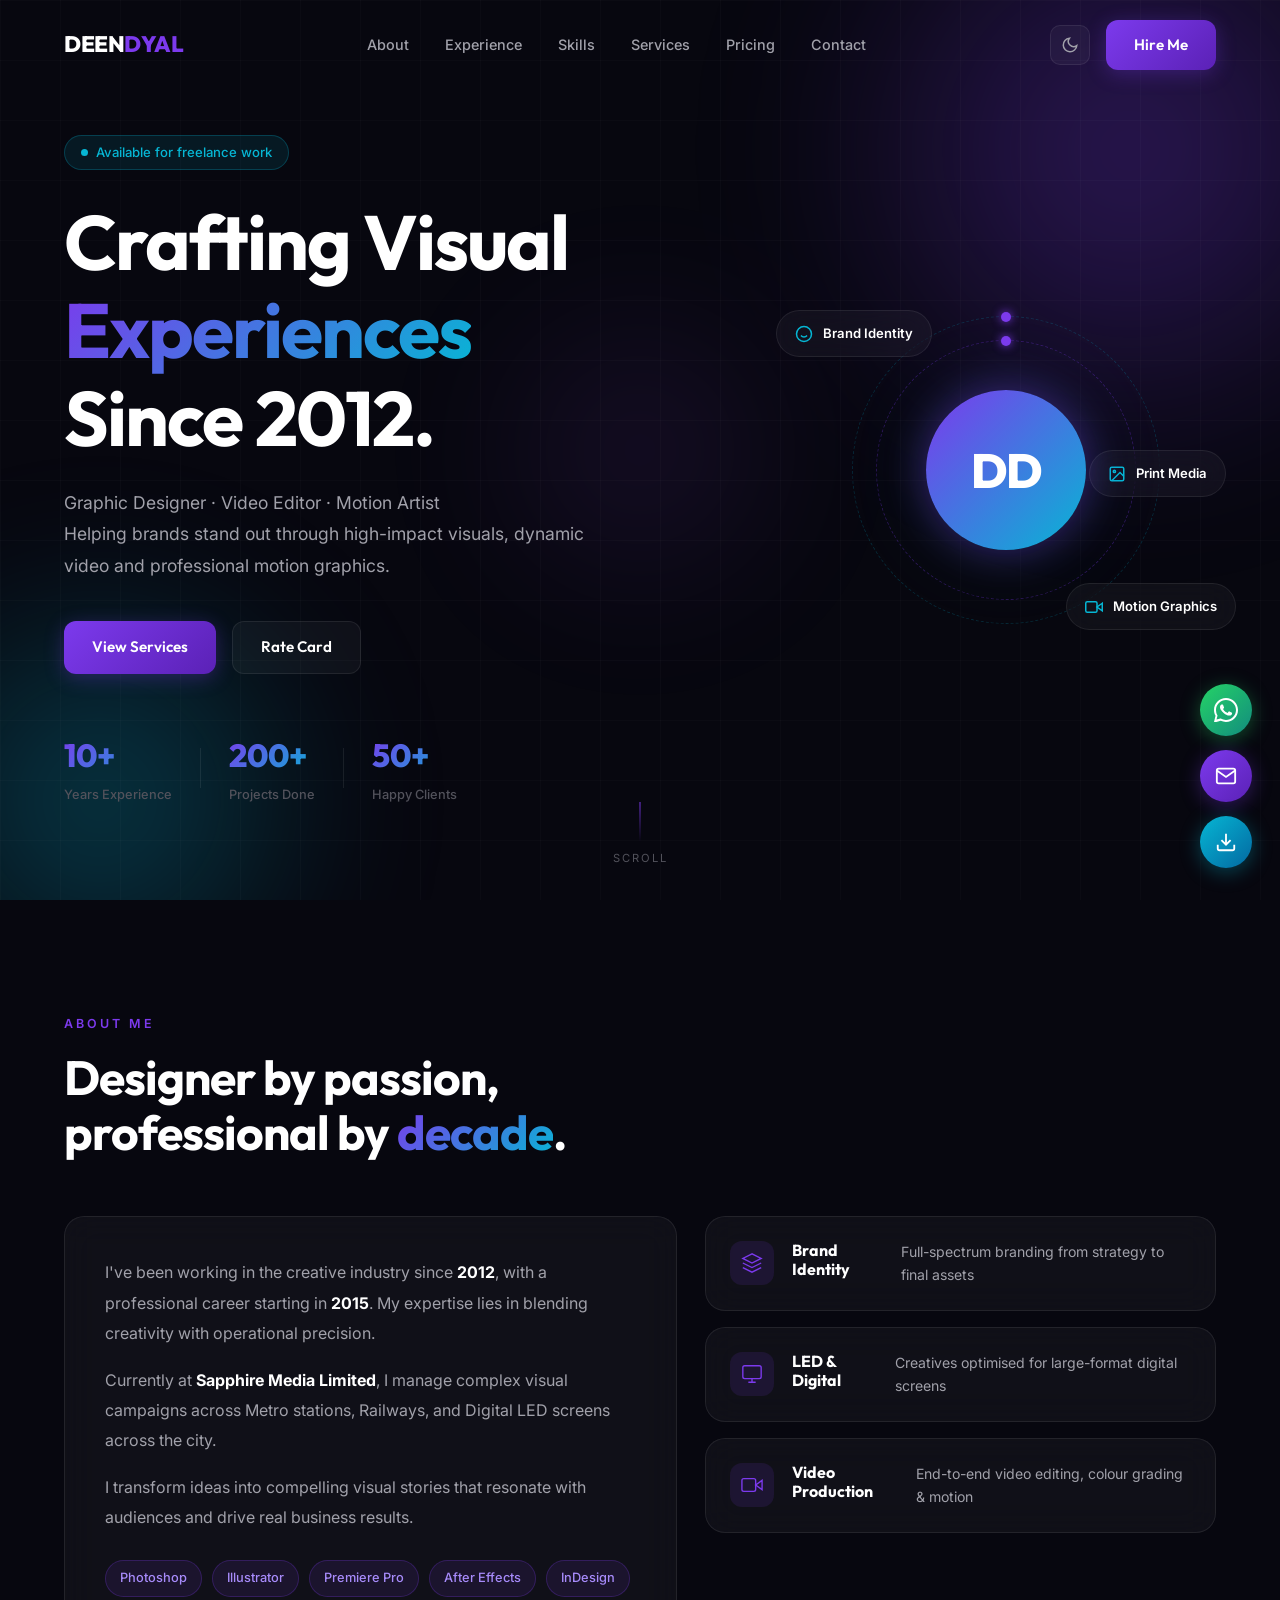
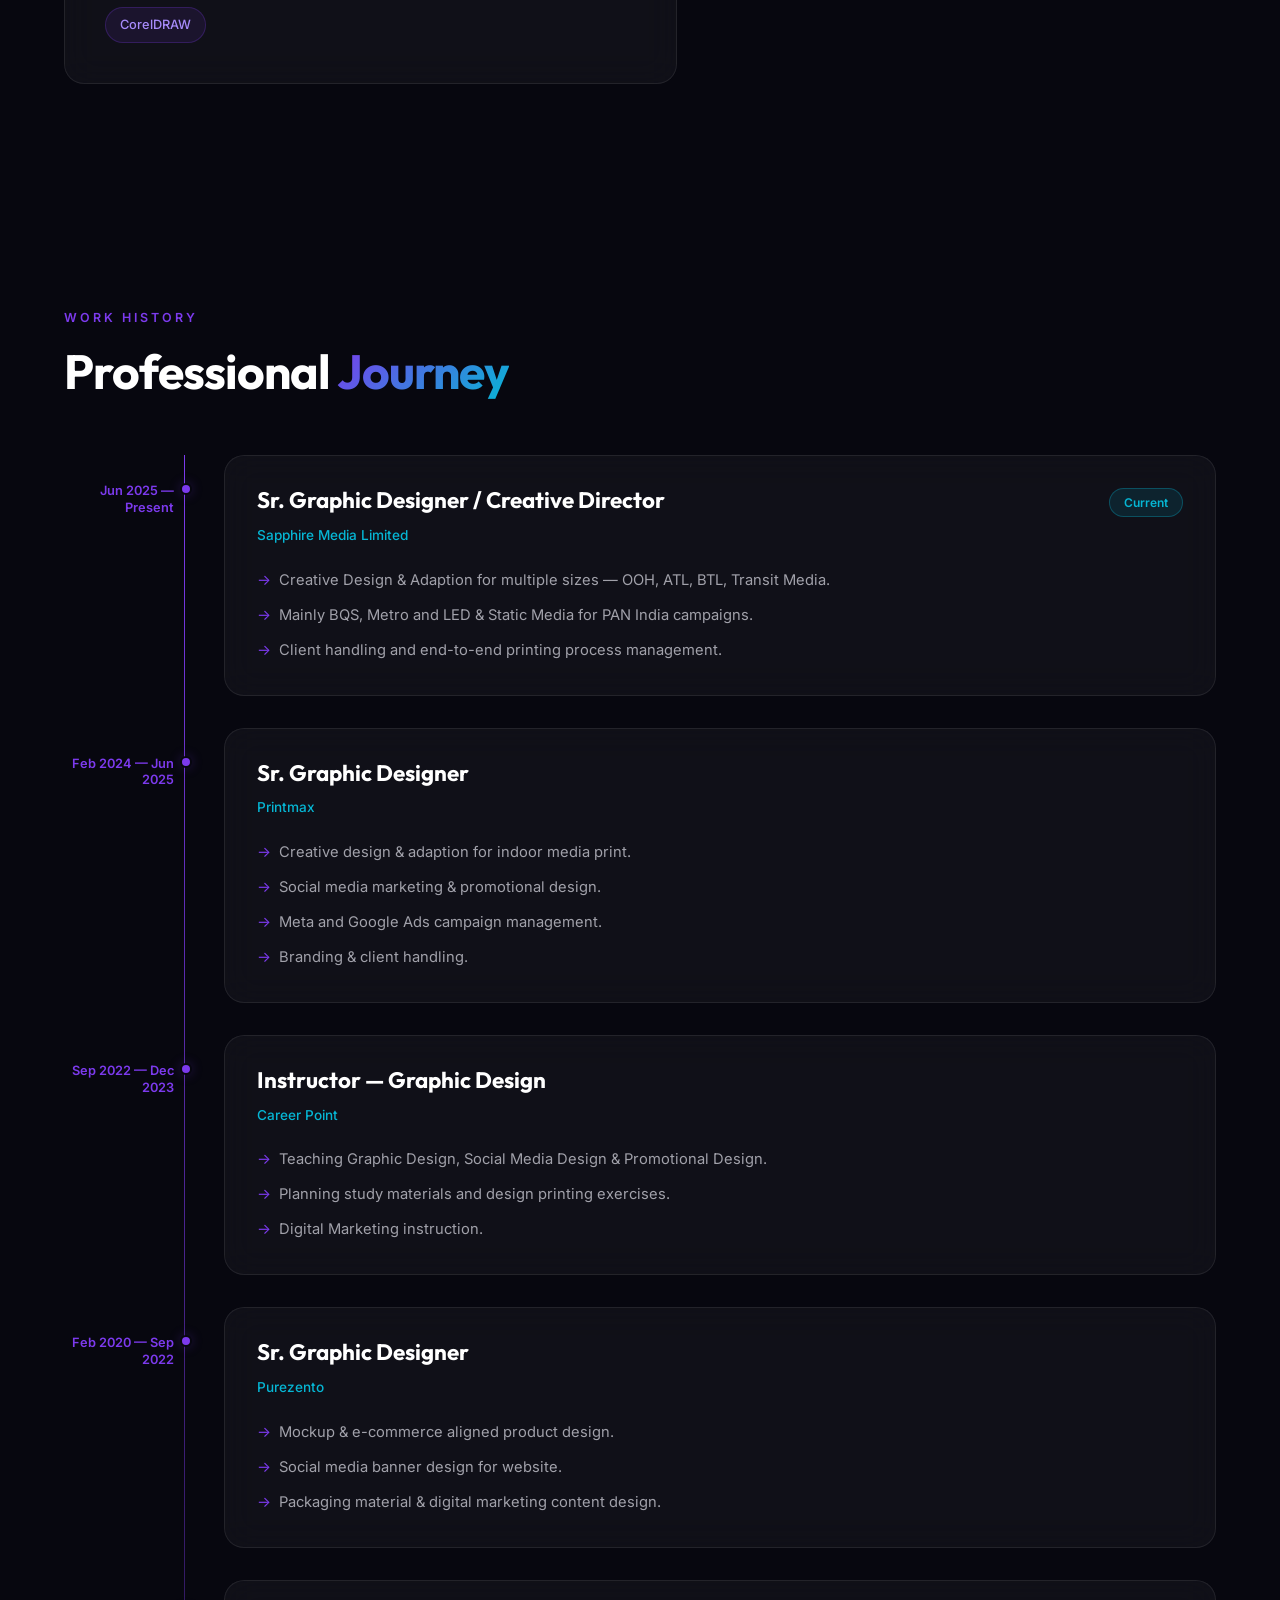
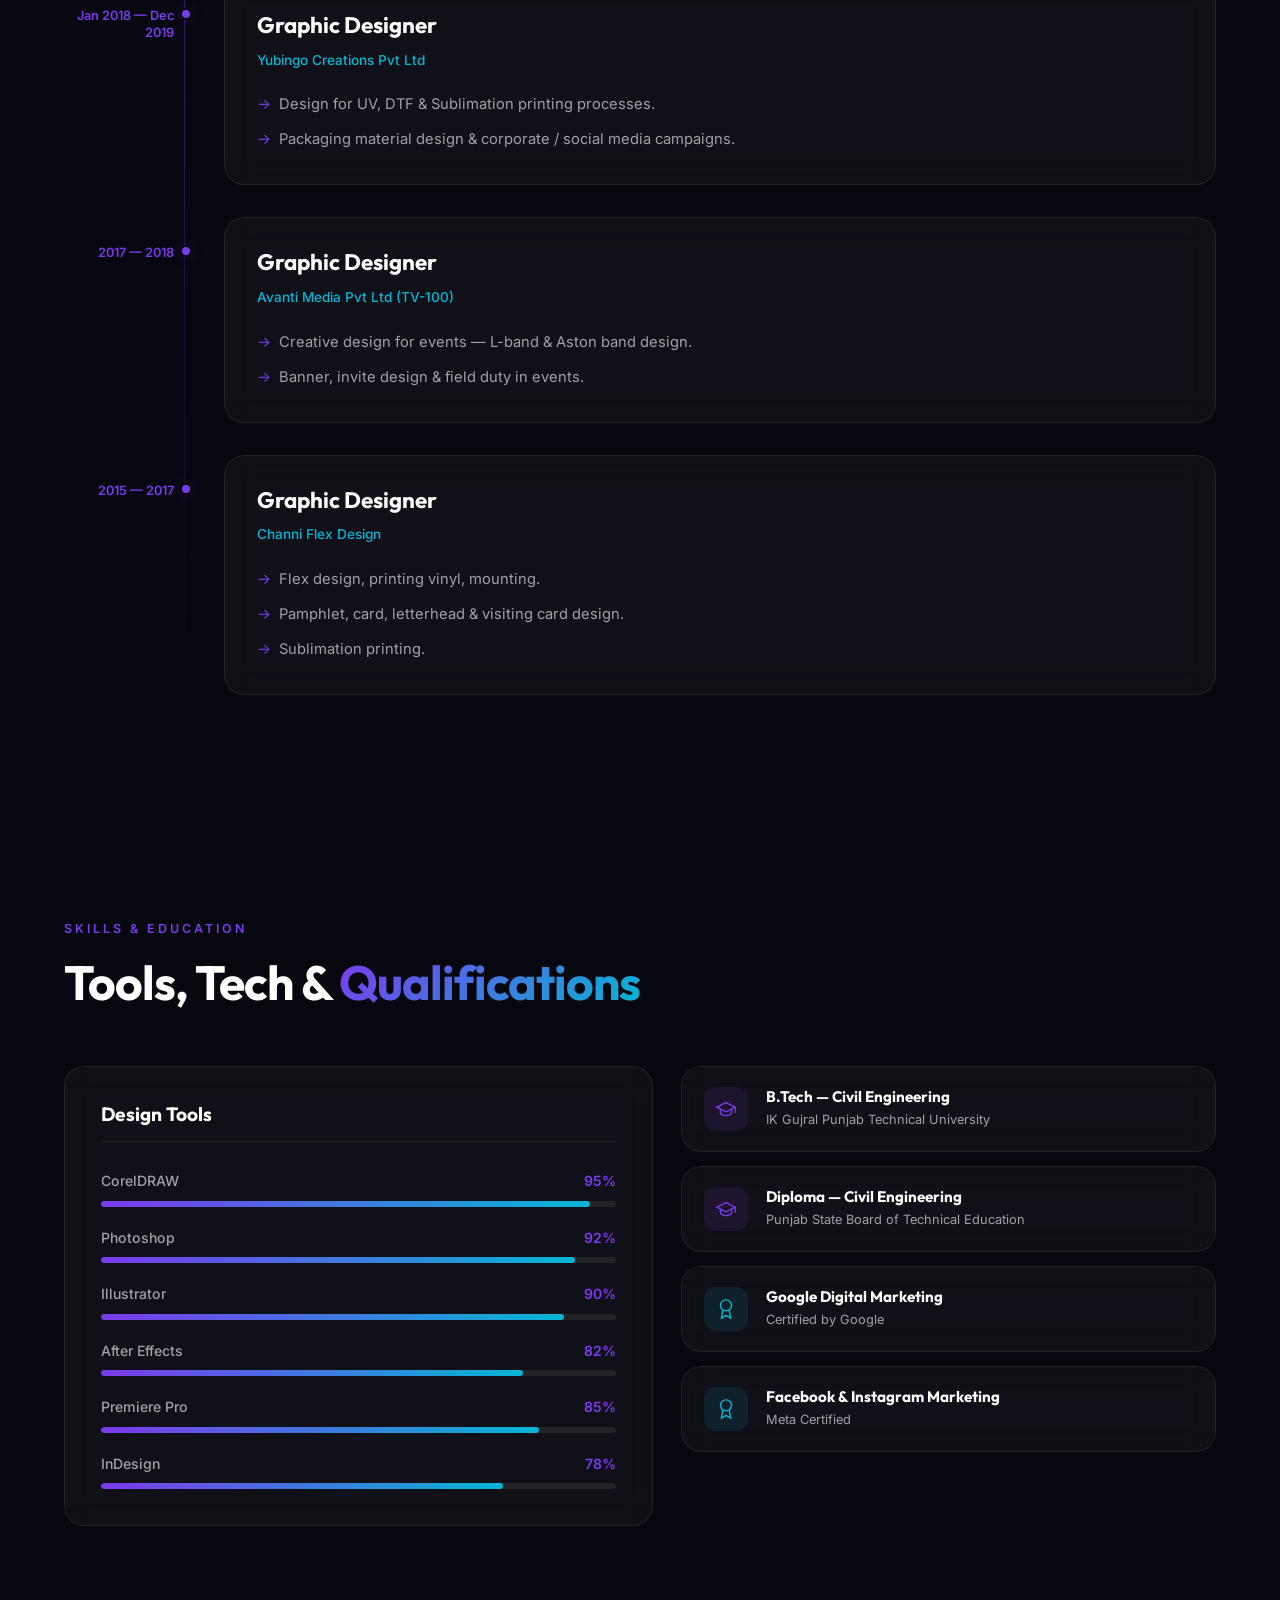
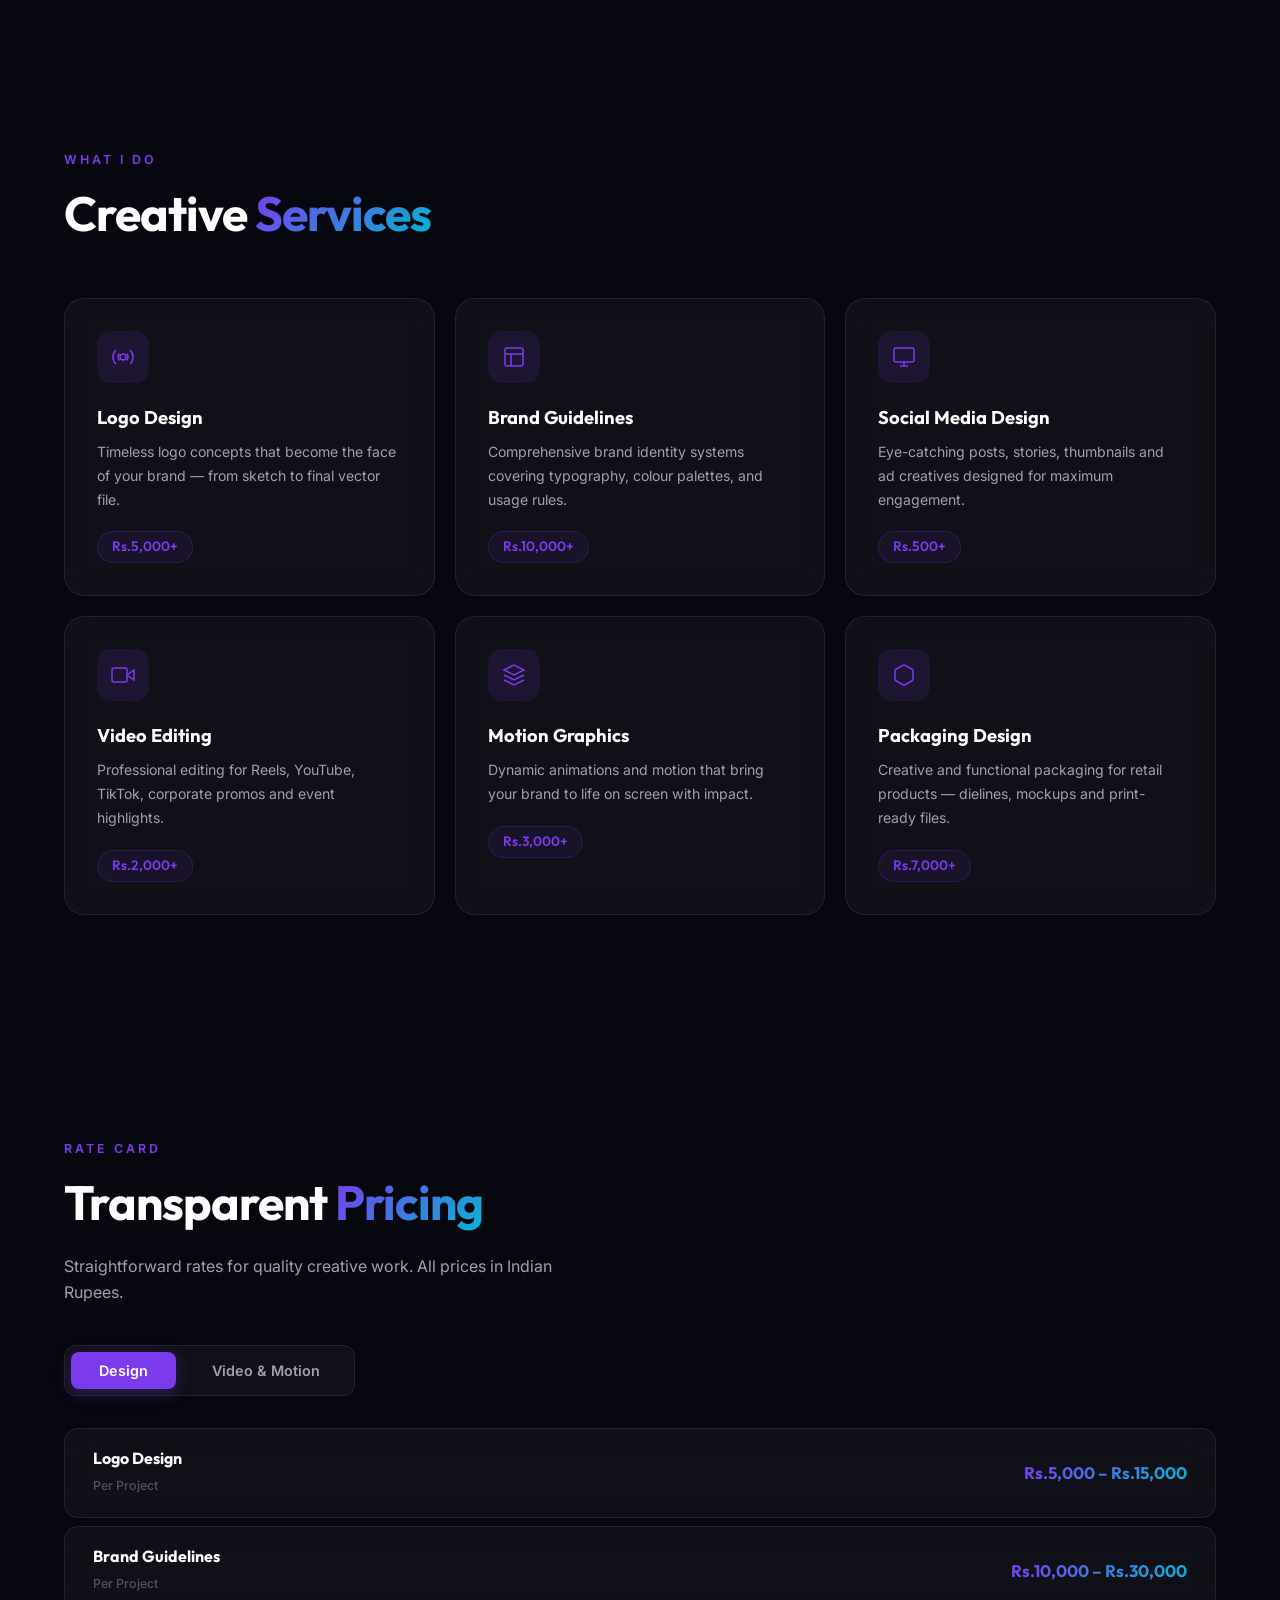
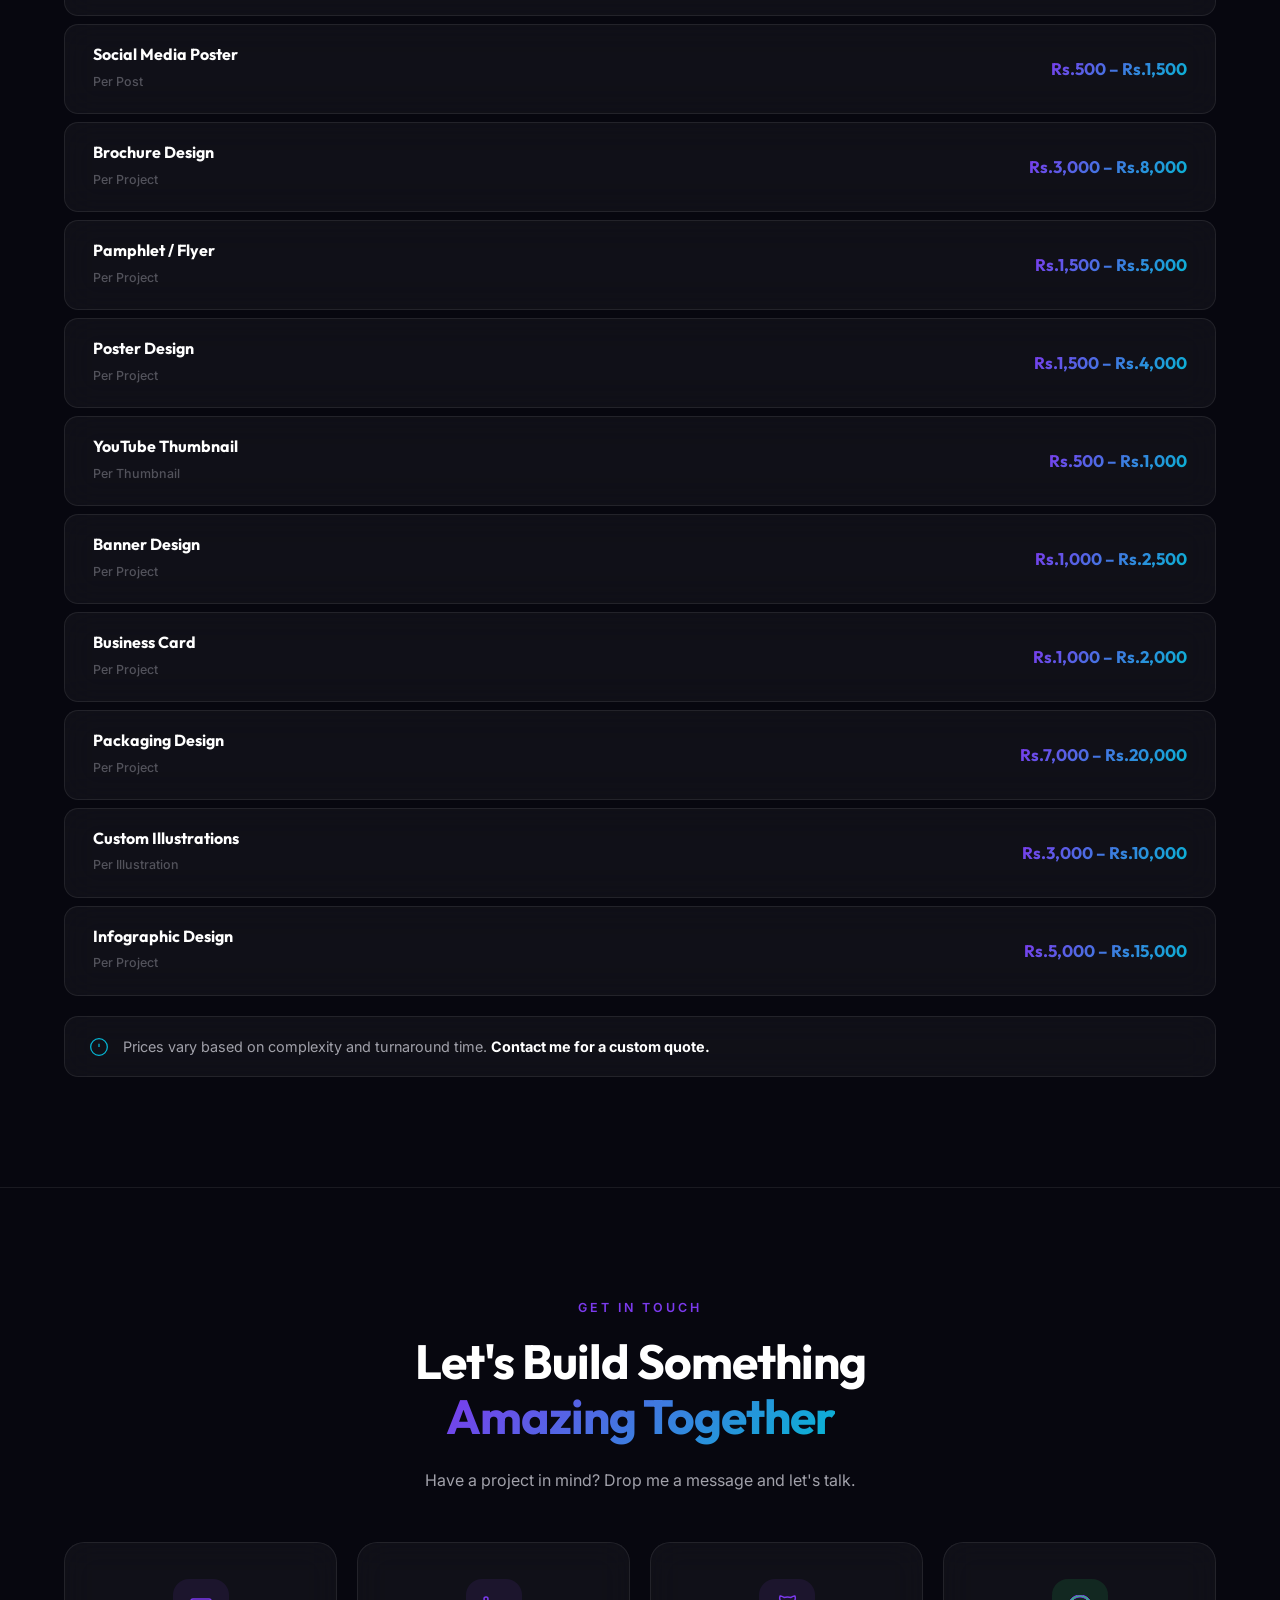
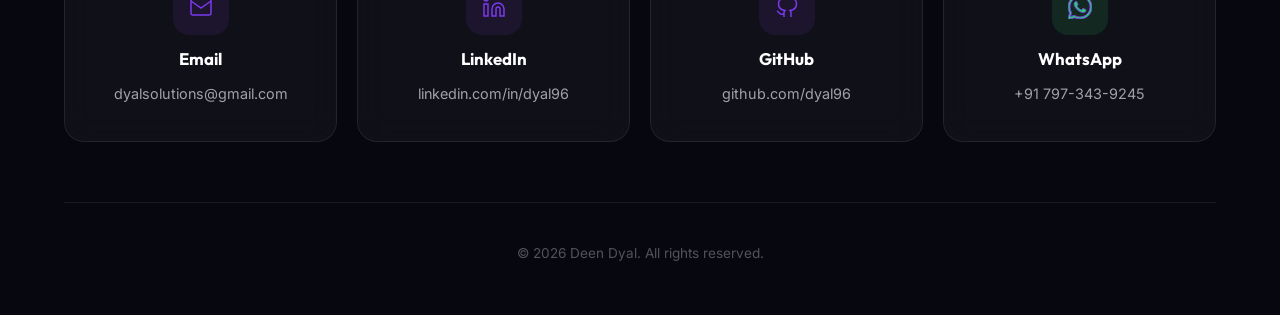
<file: index.html>
<!DOCTYPE html>
<html lang="en" data-theme="dark">
<head>
    <meta charset="UTF-8">
    <meta name="viewport" content="width=device-width, initial-scale=1.0">
    <title>Deen Dyal | Graphic Designer & Motion Artist</title>
    <meta name="description" content="Portfolio of Deen Dyal — Professional Graphic Designer, Video Editor & Motion Designer. 10+ years crafting visual experiences.">
    <link rel="stylesheet" href="index.css">
    <link rel="preconnect" href="https://fonts.googleapis.com">
    <link rel="stylesheet" href="dark-mode.css">
    <link rel="preconnect" href="https://fonts.gstatic.com" crossorigin>
    <link href="https://fonts.googleapis.com/css2?family=Inter:wght@300;400;500;600;700&family=Outfit:wght@300;400;500;600;700;800;900&display=swap" rel="stylesheet">
</head>
<body>

<!-- Ambient Background -->
<div class="ambient-bg">
    <div class="orb orb-1"></div>
    <div class="orb orb-2"></div>
    <div class="orb orb-3"></div>
    <div class="grid-overlay"></div>
</div>

<!-- Navbar -->
<nav id="navbar">
    <div class="container nav-inner">
        <a href="#home" class="logo">DEEN<span>DYAL</span></a>
        <ul class="nav-links" id="nav-links">
            <li><a href="#about">About</a></li>
            <li><a href="#experience">Experience</a></li>
            <li><a href="#skills">Skills</a></li>
            <li><a href="#services">Services</a></li>
            <li><a href="#pricing">Pricing</a></li>
            <li><a href="#contact">Contact</a></li>
        </ul>
        <div class="nav-right">
            <button class="theme-toggle" id="theme-toggle" aria-label="Toggle theme" title="Toggle light/dark mode">
                <svg class="icon-moon" viewBox="0 0 24 24" fill="none" stroke="currentColor" stroke-width="2" width="18" height="18"><path d="M21 12.79A9 9 0 1 1 11.21 3 7 7 0 0 0 21 12.79z"/></svg>
                <svg class="icon-sun" viewBox="0 0 24 24" fill="none" stroke="currentColor" stroke-width="2" width="18" height="18"><circle cx="12" cy="12" r="5"/><line x1="12" y1="1" x2="12" y2="3"/><line x1="12" y1="21" x2="12" y2="23"/><line x1="4.22" y1="4.22" x2="5.64" y2="5.64"/><line x1="18.36" y1="18.36" x2="19.78" y2="19.78"/><line x1="1" y1="12" x2="3" y2="12"/><line x1="21" y1="12" x2="23" y2="12"/><line x1="4.22" y1="19.78" x2="5.64" y2="18.36"/><line x1="18.36" y1="5.64" x2="19.78" y2="4.22"/></svg>
            </button>
            <a href="#contact" class="btn btn-primary nav-cta">Hire Me</a>
            <button class="hamburger" id="hamburger" aria-label="Menu">
                <span></span><span></span><span></span>
            </button>
        </div>
    </div>
    <!-- Mobile menu -->
    <div class="mobile-menu" id="mobile-menu">
        <a href="#about" class="mob-link">About</a>
        <a href="#experience" class="mob-link">Experience</a>
        <a href="#skills" class="mob-link">Skills</a>
        <a href="#services" class="mob-link">Services</a>
        <a href="#pricing" class="mob-link">Pricing</a>
        <a href="#contact" class="mob-link">Contact</a>
        <a href="#contact" class="btn btn-primary" style="margin-top:8px;text-align:center;">Hire Me</a>
    </div>
</nav>

<!-- Hero -->
<section class="hero" id="home">
    <div class="container hero-layout">
        <div class="hero-text">
            <div class="hero-badge">
                <span class="badge-dot"></span>
                Available for freelance work
            </div>
            <h1>Crafting Visual<br><span class="gradient-text">Experiences</span><br>Since 2012.</h1>
            <p class="hero-desc">Graphic Designer · Video Editor · Motion Artist<br>Helping brands stand out through high-impact visuals, dynamic video and professional motion graphics.</p>
            <div class="hero-cta">
                <a href="#services" class="btn btn-primary">View Services</a>
                <a href="#pricing" class="btn btn-ghost">Rate Card</a>
            </div>
            <div class="hero-stats">
                <div class="stat">
                    <span class="stat-num">10+</span>
                    <span class="stat-label">Years Experience</span>
                </div>
                <div class="stat-divider"></div>
                <div class="stat">
                    <span class="stat-num">200+</span>
                    <span class="stat-label">Projects Done</span>
                </div>
                <div class="stat-divider"></div>
                <div class="stat">
                    <span class="stat-num">50+</span>
                    <span class="stat-label">Happy Clients</span>
                </div>
            </div>
        </div>
        <div class="hero-visual">
            <div class="profile-ring">
                <div class="profile-avatar">
                    <div class="avatar-initials">DD</div>
                </div>
                <div class="ring-orbit ring-1">
                    <div class="orbit-dot" style="--angle:0deg"></div>
                </div>
                <div class="ring-orbit ring-2">
                    <div class="orbit-dot" style="--angle:120deg"></div>
                </div>
            </div>
            <div class="floating-card card-1 glass-card">
                <svg width="18" height="18" viewBox="0 0 24 24" fill="none" stroke="currentColor" stroke-width="2"><circle cx="12" cy="12" r="10"/><path d="M8 14s1.5 2 4 2 4-2 4-2"/><line x1="9" y1="9" x2="9.01" y2="9"/><line x1="15" y1="9" x2="15.01" y2="9"/></svg>
                <span>Brand Identity</span>
            </div>
            <div class="floating-card card-2 glass-card">
                <svg width="18" height="18" viewBox="0 0 24 24" fill="none" stroke="currentColor" stroke-width="2"><polygon points="23 7 16 12 23 17 23 7"/><rect x="1" y="5" width="15" height="14" rx="2" ry="2"/></svg>
                <span>Motion Graphics</span>
            </div>
            <div class="floating-card card-3 glass-card">
                <svg width="18" height="18" viewBox="0 0 24 24" fill="none" stroke="currentColor" stroke-width="2"><rect x="3" y="3" width="18" height="18" rx="2"/><circle cx="8.5" cy="8.5" r="1.5"/><polyline points="21 15 16 10 5 21"/></svg>
                <span>Print Media</span>
            </div>
        </div>
    </div>
    <div class="scroll-hint">
        <div class="scroll-line"></div>
        <span>scroll</span>
    </div>
</section>

<!-- About -->
<section id="about">
    <div class="container">
        <div class="section-label">About Me</div>
        <h2 class="section-title">Designer by passion,<br>professional by <span class="gradient-text">decade</span>.</h2>
        <div class="about-grid">
            <div class="glass-card about-bio">
                <p>I've been working in the creative industry since <strong>2012</strong>, with a professional career starting in <strong>2015</strong>. My expertise lies in blending creativity with operational precision.</p>
                <p style="margin-top:16px;">Currently at <strong>Sapphire Media Limited</strong>, I manage complex visual campaigns across Metro stations, Railways, and Digital LED screens across the city.</p>
                <p style="margin-top:16px;">I transform ideas into compelling visual stories that resonate with audiences and drive real business results.</p>
                <div class="tools-row">
                    <span class="tool-tag">Photoshop</span>
                    <span class="tool-tag">Illustrator</span>
                    <span class="tool-tag">Premiere Pro</span>
                    <span class="tool-tag">After Effects</span>
                    <span class="tool-tag">InDesign</span>
                    <span class="tool-tag">CorelDRAW</span>
                </div>
            </div>
            <div class="about-highlights">
                <div class="glass-card highlight-card">
                    <div class="highlight-icon">
                        <svg viewBox="0 0 24 24" fill="none" stroke="currentColor" stroke-width="1.5"><path d="M12 2L2 7l10 5 10-5-10-5zM2 17l10 5 10-5M2 12l10 5 10-5"/></svg>
                    </div>
                    <h4>Brand Identity</h4>
                    <p>Full-spectrum branding from strategy to final assets</p>
                </div>
                <div class="glass-card highlight-card">
                    <div class="highlight-icon">
                        <svg viewBox="0 0 24 24" fill="none" stroke="currentColor" stroke-width="1.5"><rect x="2" y="3" width="20" height="14" rx="2"/><path d="M8 21h8M12 17v4"/></svg>
                    </div>
                    <h4>LED & Digital</h4>
                    <p>Creatives optimised for large-format digital screens</p>
                </div>
                <div class="glass-card highlight-card">
                    <div class="highlight-icon">
                        <svg viewBox="0 0 24 24" fill="none" stroke="currentColor" stroke-width="1.5"><polygon points="23 7 16 12 23 17 23 7"/><rect x="1" y="5" width="15" height="14" rx="2"/></svg>
                    </div>
                    <h4>Video Production</h4>
                    <p>End-to-end video editing, colour grading & motion</p>
                </div>
            </div>
        </div>
    </div>
</section>

<!-- Experience -->
<section id="experience">
    <div class="container">
        <div class="section-label">Work History</div>
        <h2 class="section-title">Professional <span class="gradient-text">Journey</span></h2>
        <div class="timeline">

            <div class="timeline-item">
                <div class="timeline-dot"></div>
                <div class="timeline-date">Jun 2025 — Present</div>
                <div class="glass-card timeline-card">
                    <div class="tl-header">
                        <div>
                            <h3>Sr. Graphic Designer / Creative Director</h3>
                            <span class="company-badge">Sapphire Media Limited</span>
                        </div>
                        <span class="status-badge">Current</span>
                    </div>
                    <ul class="tl-list">
                        <li>Creative Design &amp; Adaption for multiple sizes — OOH, ATL, BTL, Transit Media.</li>
                        <li>Mainly BQS, Metro and LED &amp; Static Media for PAN India campaigns.</li>
                        <li>Client handling and end-to-end printing process management.</li>
                    </ul>
                </div>
            </div>

            <div class="timeline-item">
                <div class="timeline-dot"></div>
                <div class="timeline-date">Feb 2024 — Jun 2025</div>
                <div class="glass-card timeline-card">
                    <div class="tl-header">
                        <div>
                            <h3>Sr. Graphic Designer</h3>
                            <span class="company-badge">Printmax</span>
                        </div>
                    </div>
                    <ul class="tl-list">
                        <li>Creative design &amp; adaption for indoor media print.</li>
                        <li>Social media marketing &amp; promotional design.</li>
                        <li>Meta and Google Ads campaign management.</li>
                        <li>Branding &amp; client handling.</li>
                    </ul>
                </div>
            </div>

            <div class="timeline-item">
                <div class="timeline-dot"></div>
                <div class="timeline-date">Sep 2022 — Dec 2023</div>
                <div class="glass-card timeline-card">
                    <div class="tl-header">
                        <div>
                            <h3>Instructor — Graphic Design</h3>
                            <span class="company-badge">Career Point</span>
                        </div>
                    </div>
                    <ul class="tl-list">
                        <li>Teaching Graphic Design, Social Media Design &amp; Promotional Design.</li>
                        <li>Planning study materials and design printing exercises.</li>
                        <li>Digital Marketing instruction.</li>
                    </ul>
                </div>
            </div>

            <div class="timeline-item">
                <div class="timeline-dot"></div>
                <div class="timeline-date">Feb 2020 — Sep 2022</div>
                <div class="glass-card timeline-card">
                    <div class="tl-header">
                        <div>
                            <h3>Sr. Graphic Designer</h3>
                            <span class="company-badge">Purezento</span>
                        </div>
                    </div>
                    <ul class="tl-list">
                        <li>Mockup &amp; e-commerce aligned product design.</li>
                        <li>Social media banner design for website.</li>
                        <li>Packaging material &amp; digital marketing content design.</li>
                    </ul>
                </div>
            </div>

            <div class="timeline-item">
                <div class="timeline-dot"></div>
                <div class="timeline-date">Jan 2018 — Dec 2019</div>
                <div class="glass-card timeline-card">
                    <div class="tl-header">
                        <div>
                            <h3>Graphic Designer</h3>
                            <span class="company-badge">Yubingo Creations Pvt Ltd</span>
                        </div>
                    </div>
                    <ul class="tl-list">
                        <li>Design for UV, DTF &amp; Sublimation printing processes.</li>
                        <li>Packaging material design &amp; corporate / social media campaigns.</li>
                    </ul>
                </div>
            </div>

            <div class="timeline-item">
                <div class="timeline-dot"></div>
                <div class="timeline-date">2017 — 2018</div>
                <div class="glass-card timeline-card">
                    <div class="tl-header">
                        <div>
                            <h3>Graphic Designer</h3>
                            <span class="company-badge">Avanti Media Pvt Ltd (TV-100)</span>
                        </div>
                    </div>
                    <ul class="tl-list">
                        <li>Creative design for events — L-band &amp; Aston band design.</li>
                        <li>Banner, invite design &amp; field duty in events.</li>
                    </ul>
                </div>
            </div>

            <div class="timeline-item">
                <div class="timeline-dot"></div>
                <div class="timeline-date">2015 — 2017</div>
                <div class="glass-card timeline-card">
                    <div class="tl-header">
                        <div>
                            <h3>Graphic Designer</h3>
                            <span class="company-badge">Channi Flex Design</span>
                        </div>
                    </div>
                    <ul class="tl-list">
                        <li>Flex design, printing vinyl, mounting.</li>
                        <li>Pamphlet, card, letterhead &amp; visiting card design.</li>
                        <li>Sublimation printing.</li>
                    </ul>
                </div>
            </div>

        </div>
    </div>
</section>

<!-- Skills & Education -->
<section id="skills">
    <div class="container">
        <div class="section-label">Skills &amp; Education</div>
        <h2 class="section-title">Tools, Tech &amp; <span class="gradient-text">Qualifications</span></h2>
        <div class="skills-edu-grid">
            <div class="glass-card skills-box">
                <h3 class="skills-heading">Design Tools</h3>
                <div class="skill-bars">
                    <div class="skill-item">
                        <div class="skill-label"><span>CorelDRAW</span><span>95%</span></div>
                        <div class="skill-track"><div class="skill-fill" style="--pct:95%"></div></div>
                    </div>
                    <div class="skill-item">
                        <div class="skill-label"><span>Photoshop</span><span>92%</span></div>
                        <div class="skill-track"><div class="skill-fill" style="--pct:92%"></div></div>
                    </div>
                    <div class="skill-item">
                        <div class="skill-label"><span>Illustrator</span><span>90%</span></div>
                        <div class="skill-track"><div class="skill-fill" style="--pct:90%"></div></div>
                    </div>
                    <div class="skill-item">
                        <div class="skill-label"><span>After Effects</span><span>82%</span></div>
                        <div class="skill-track"><div class="skill-fill" style="--pct:82%"></div></div>
                    </div>
                    <div class="skill-item">
                        <div class="skill-label"><span>Premiere Pro</span><span>85%</span></div>
                        <div class="skill-track"><div class="skill-fill" style="--pct:85%"></div></div>
                    </div>
                    <div class="skill-item">
                        <div class="skill-label"><span>InDesign</span><span>78%</span></div>
                        <div class="skill-track"><div class="skill-fill" style="--pct:78%"></div></div>
                    </div>
                </div>
            </div>
            <div class="edu-certs">
                <div class="glass-card edu-card">
                    <div class="edu-icon">
                        <svg viewBox="0 0 24 24" fill="none" stroke="currentColor" stroke-width="1.5"><path d="M22 10v6M2 10l10-5 10 5-10 5z"/><path d="M6 12v5c3 3 9 3 12 0v-5"/></svg>
                    </div>
                    <div>
                        <h4>B.Tech — Civil Engineering</h4>
                        <p>IK Gujral Punjab Technical University</p>
                    </div>
                </div>
                <div class="glass-card edu-card">
                    <div class="edu-icon">
                        <svg viewBox="0 0 24 24" fill="none" stroke="currentColor" stroke-width="1.5"><path d="M22 10v6M2 10l10-5 10 5-10 5z"/><path d="M6 12v5c3 3 9 3 12 0v-5"/></svg>
                    </div>
                    <div>
                        <h4>Diploma — Civil Engineering</h4>
                        <p>Punjab State Board of Technical Education</p>
                    </div>
                </div>
                <div class="glass-card edu-card cert">
                    <div class="edu-icon cert-icon">
                        <svg viewBox="0 0 24 24" fill="none" stroke="currentColor" stroke-width="1.5"><circle cx="12" cy="8" r="6"/><path d="M15.477 12.89L17 22l-5-3-5 3 1.523-9.11"/></svg>
                    </div>
                    <div>
                        <h4>Google Digital Marketing</h4>
                        <p>Certified by Google</p>
                    </div>
                </div>
                <div class="glass-card edu-card cert">
                    <div class="edu-icon cert-icon">
                        <svg viewBox="0 0 24 24" fill="none" stroke="currentColor" stroke-width="1.5"><circle cx="12" cy="8" r="6"/><path d="M15.477 12.89L17 22l-5-3-5 3 1.523-9.11"/></svg>
                    </div>
                    <div>
                        <h4>Facebook &amp; Instagram Marketing</h4>
                        <p>Meta Certified</p>
                    </div>
                </div>
            </div>
        </div>
    </div>
</section>

<!-- Services -->
<section id="services">
    <div class="container">
        <div class="section-label">What I Do</div>
        <h2 class="section-title">Creative <span class="gradient-text">Services</span></h2>
        <div class="services-grid">
            <div class="glass-card service-card">
                <div class="service-icon-wrap">
                    <svg viewBox="0 0 24 24" fill="none" stroke="currentColor" stroke-width="1.5"><circle cx="12" cy="12" r="3"/><path d="M19.07 4.93a10 10 0 0 1 0 14.14M4.93 19.07a10 10 0 0 1 0-14.14M15.54 8.46a5 5 0 0 1 0 7.07M8.46 15.54a5 5 0 0 1 0-7.07"/></svg>
                </div>
                <h3>Logo Design</h3>
                <p>Timeless logo concepts that become the face of your brand — from sketch to final vector file.</p>
                <div class="service-price">Rs.5,000+</div>
            </div>
            <div class="glass-card service-card">
                <div class="service-icon-wrap">
                    <svg viewBox="0 0 24 24" fill="none" stroke="currentColor" stroke-width="1.5"><rect x="3" y="3" width="18" height="18" rx="2"/><path d="M3 9h18M9 21V9"/></svg>
                </div>
                <h3>Brand Guidelines</h3>
                <p>Comprehensive brand identity systems covering typography, colour palettes, and usage rules.</p>
                <div class="service-price">Rs.10,000+</div>
            </div>
            <div class="glass-card service-card">
                <div class="service-icon-wrap">
                    <svg viewBox="0 0 24 24" fill="none" stroke="currentColor" stroke-width="1.5"><rect x="2" y="3" width="20" height="14" rx="2"/><path d="M8 21h8M12 17v4"/></svg>
                </div>
                <h3>Social Media Design</h3>
                <p>Eye-catching posts, stories, thumbnails and ad creatives designed for maximum engagement.</p>
                <div class="service-price">Rs.500+</div>
            </div>
            <div class="glass-card service-card">
                <div class="service-icon-wrap">
                    <svg viewBox="0 0 24 24" fill="none" stroke="currentColor" stroke-width="1.5"><polygon points="23 7 16 12 23 17 23 7"/><rect x="1" y="5" width="15" height="14" rx="2"/></svg>
                </div>
                <h3>Video Editing</h3>
                <p>Professional editing for Reels, YouTube, TikTok, corporate promos and event highlights.</p>
                <div class="service-price">Rs.2,000+</div>
            </div>
            <div class="glass-card service-card">
                <div class="service-icon-wrap">
                    <svg viewBox="0 0 24 24" fill="none" stroke="currentColor" stroke-width="1.5"><path d="M12 2L2 7l10 5 10-5-10-5zM2 17l10 5 10-5M2 12l10 5 10-5"/></svg>
                </div>
                <h3>Motion Graphics</h3>
                <p>Dynamic animations and motion that bring your brand to life on screen with impact.</p>
                <div class="service-price">Rs.3,000+</div>
            </div>
            <div class="glass-card service-card">
                <div class="service-icon-wrap">
                    <svg viewBox="0 0 24 24" fill="none" stroke="currentColor" stroke-width="1.5"><path d="M21 16V8a2 2 0 0 0-1-1.73l-7-4a2 2 0 0 0-2 0l-7 4A2 2 0 0 0 3 8v8a2 2 0 0 0 1 1.73l7 4a2 2 0 0 0 2 0l7-4A2 2 0 0 0 21 16z"/></svg>
                </div>
                <h3>Packaging Design</h3>
                <p>Creative and functional packaging for retail products — dielines, mockups and print-ready files.</p>
                <div class="service-price">Rs.7,000+</div>
            </div>
        </div>
    </div>
</section>

<!-- Pricing -->
<section id="pricing">
    <div class="container">
        <div class="section-label">Rate Card</div>
        <h2 class="section-title">Transparent <span class="gradient-text">Pricing</span></h2>
        <p class="section-subtitle">Straightforward rates for quality creative work. All prices in Indian Rupees.</p>
        <div class="pricing-tabs">
            <button class="tab-btn active" data-tab="design">Design</button>
            <button class="tab-btn" data-tab="video">Video & Motion</button>
        </div>
        <div class="tab-content active" id="tab-design">
            <div class="price-grid">
                <div class="glass-card price-row">
                    <div class="price-info">
                        <h4>Logo Design</h4>
                        <span class="price-unit">Per Project</span>
                    </div>
                    <div class="price-amount">Rs.5,000 – Rs.15,000</div>
                </div>
                <div class="glass-card price-row">
                    <div class="price-info">
                        <h4>Brand Guidelines</h4>
                        <span class="price-unit">Per Project</span>
                    </div>
                    <div class="price-amount">Rs.10,000 – Rs.30,000</div>
                </div>
                <div class="glass-card price-row">
                    <div class="price-info">
                        <h4>Social Media Poster</h4>
                        <span class="price-unit">Per Post</span>
                    </div>
                    <div class="price-amount">Rs.500 – Rs.1,500</div>
                </div>
                <div class="glass-card price-row">
                    <div class="price-info">
                        <h4>Brochure Design</h4>
                        <span class="price-unit">Per Project</span>
                    </div>
                    <div class="price-amount">Rs.3,000 – Rs.8,000</div>
                </div>
                <div class="glass-card price-row">
                    <div class="price-info">
                        <h4>Pamphlet / Flyer</h4>
                        <span class="price-unit">Per Project</span>
                    </div>
                    <div class="price-amount">Rs.1,500 – Rs.5,000</div>
                </div>
                <div class="glass-card price-row">
                    <div class="price-info">
                        <h4>Poster Design</h4>
                        <span class="price-unit">Per Project</span>
                    </div>
                    <div class="price-amount">Rs.1,500 – Rs.4,000</div>
                </div>
                <div class="glass-card price-row">
                    <div class="price-info">
                        <h4>YouTube Thumbnail</h4>
                        <span class="price-unit">Per Thumbnail</span>
                    </div>
                    <div class="price-amount">Rs.500 – Rs.1,000</div>
                </div>
                <div class="glass-card price-row">
                    <div class="price-info">
                        <h4>Banner Design</h4>
                        <span class="price-unit">Per Project</span>
                    </div>
                    <div class="price-amount">Rs.1,000 – Rs.2,500</div>
                </div>
                <div class="glass-card price-row">
                    <div class="price-info">
                        <h4>Business Card</h4>
                        <span class="price-unit">Per Project</span>
                    </div>
                    <div class="price-amount">Rs.1,000 – Rs.2,000</div>
                </div>
                <div class="glass-card price-row">
                    <div class="price-info">
                        <h4>Packaging Design</h4>
                        <span class="price-unit">Per Project</span>
                    </div>
                    <div class="price-amount">Rs.7,000 – Rs.20,000</div>
                </div>
                <div class="glass-card price-row">
                    <div class="price-info">
                        <h4>Custom Illustrations</h4>
                        <span class="price-unit">Per Illustration</span>
                    </div>
                    <div class="price-amount">Rs.3,000 – Rs.10,000</div>
                </div>
                <div class="glass-card price-row">
                    <div class="price-info">
                        <h4>Infographic Design</h4>
                        <span class="price-unit">Per Project</span>
                    </div>
                    <div class="price-amount">Rs.5,000 – Rs.15,000</div>
                </div>
            </div>
        </div>
        <div class="tab-content" id="tab-video">
            <div class="price-grid">
                <div class="glass-card price-row">
                    <div class="price-info">
                        <h4>Video Editing</h4>
                        <span class="price-unit">Per Minute</span>
                    </div>
                    <div class="price-amount">Rs.2,000 – Rs.7,000</div>
                </div>
                <div class="glass-card price-row">
                    <div class="price-info">
                        <h4>Video Shooting</h4>
                        <span class="price-unit">Per Day</span>
                    </div>
                    <div class="price-amount">Rs.10,000 – Rs.30,000</div>
                </div>
                <div class="glass-card price-row">
                    <div class="price-info">
                        <h4>Reels Creation</h4>
                        <span class="price-unit">Per Reel</span>
                    </div>
                    <div class="price-amount">Rs.1,500 – Rs.4,000</div>
                </div>
                <div class="glass-card price-row">
                    <div class="price-info">
                        <h4>Promo Videos</h4>
                        <span class="price-unit">Per Minute</span>
                    </div>
                    <div class="price-amount">Rs.5,000 – Rs.15,000</div>
                </div>
                <div class="glass-card price-row">
                    <div class="price-info">
                        <h4>Motion Graphics</h4>
                        <span class="price-unit">Per Minute</span>
                    </div>
                    <div class="price-amount">Rs.3,000 – Rs.10,000</div>
                </div>
                <div class="glass-card price-row">
                    <div class="price-info">
                        <h4>Branding for Events</h4>
                        <span class="price-unit">Custom Pricing</span>
                    </div>
                    <div class="price-amount">Contact Me</div>
                </div>
            </div>
        </div>
        <div class="pricing-note glass-card">
            <svg viewBox="0 0 24 24" fill="none" stroke="currentColor" stroke-width="1.5" width="20" height="20"><circle cx="12" cy="12" r="10"/><path d="M12 8v4M12 16h.01"/></svg>
            <p>Prices vary based on complexity and turnaround time. <strong>Contact me for a custom quote.</strong></p>
        </div>
    </div>
</section>

<!-- Contact -->
<footer id="contact">
    <div class="container">
        <div class="section-label">Get In Touch</div>
        <h2 class="section-title">Let's Build Something<br><span class="gradient-text">Amazing Together</span></h2>
        <p class="section-subtitle">Have a project in mind? Drop me a message and let's talk.</p>
        <div class="contact-grid">
            <div class="glass-card contact-card">
                <div class="contact-icon">
                    <svg viewBox="0 0 24 24" fill="none" stroke="currentColor" stroke-width="1.5"><path d="M4 4h16c1.1 0 2 .9 2 2v12c0 1.1-.9 2-2 2H4c-1.1 0-2-.9-2-2V6c0-1.1.9-2 2-2z"/><polyline points="22,6 12,13 2,6"/></svg>
                </div>
                <h4>Email</h4>
                <a href="mailto:dyalsolutions@gmail.com">dyalsolutions@gmail.com</a>
            </div>
            <div class="glass-card contact-card">
                <div class="contact-icon">
                    <svg viewBox="0 0 24 24" fill="none" stroke="currentColor" stroke-width="1.5"><path d="M16 8a6 6 0 0 1 6 6v7h-4v-7a2 2 0 0 0-2-2 2 2 0 0 0-2 2v7h-4v-7a6 6 0 0 1 6-6z"/><rect x="2" y="9" width="4" height="12"/><circle cx="4" cy="4" r="2"/></svg>
                </div>
                <h4>LinkedIn</h4>
                <a href="https://linkedin.com/in/dyal96" target="_blank">linkedin.com/in/dyal96</a>
            </div>
            <div class="glass-card contact-card">
                <div class="contact-icon">
                    <svg viewBox="0 0 24 24" fill="none" stroke="currentColor" stroke-width="1.5"><path d="M9 19c-5 1.5-5-2.5-7-3m14 6v-3.87a3.37 3.37 0 0 0-.94-2.61c3.14-.35 6.44-1.54 6.44-7A5.44 5.44 0 0 0 20 4.77 5.07 5.07 0 0 0 19.91 1S18.73.65 16 2.48a13.38 13.38 0 0 0-7 0C6.27.65 5.09 1 5.09 1A5.07 5.07 0 0 0 5 4.77a5.44 5.44 0 0 0-1.5 3.78c0 5.42 3.3 6.61 6.44 7A3.37 3.37 0 0 0 9 18.13V22"/></svg>
                </div>
                <h4>GitHub</h4>
                <a href="https://github.com/dyal96" target="_blank">github.com/dyal96</a>
            </div>
            <div class="glass-card contact-card">
                <div class="contact-icon whatsapp-icon">
                    <svg viewBox="0 0 24 24" fill="currentColor" width="24" height="24"><path d="M17.472 14.382c-.297-.149-1.758-.867-2.03-.967-.273-.099-.471-.148-.67.15-.197.297-.767.966-.94 1.164-.173.199-.347.223-.644.075-.297-.15-1.255-.463-2.39-1.475-.883-.788-1.48-1.761-1.653-2.059-.173-.297-.018-.458.13-.606.134-.133.298-.347.446-.52.149-.174.198-.298.298-.497.099-.198.05-.371-.025-.52-.075-.149-.669-1.612-.916-2.207-.242-.579-.487-.5-.669-.51-.173-.008-.371-.01-.57-.01-.198 0-.52.074-.792.372-.272.297-1.04 1.016-1.04 2.479 0 1.462 1.065 2.875 1.213 3.074.149.198 2.096 3.2 5.077 4.487.709.306 1.262.489 1.694.625.712.227 1.36.195 1.871.118.571-.085 1.758-.719 2.006-1.413.248-.694.248-1.289.173-1.413-.074-.124-.272-.198-.57-.347z"/><path d="M12 0C5.373 0 0 5.373 0 12c0 2.123.554 4.118 1.522 5.852L.051 23.784a.5.5 0 0 0 .614.635l6.094-1.592A11.94 11.94 0 0 0 12 24c6.627 0 12-5.373 12-12S18.627 0 12 0zm0 22c-1.907 0-3.7-.512-5.24-1.406l-.373-.217-3.87 1.01 1.04-3.778-.23-.386A9.945 9.945 0 0 1 2 12C2 6.477 6.477 2 12 2s10 4.477 10 10-4.477 10-10 10z"/></svg>
                </div>
                <h4>WhatsApp</h4>
                <a href="https://wa.me/917973439245" target="_blank">+91 797-343-9245</a>
            </div>
        </div>
        <div class="footer-bottom">
            <p class="copyright">&copy; 2026 Deen Dyal. All rights reserved.</p>
        </div>
    </div>
</footer>

<!-- Floating Action Buttons -->
<div class="fab-group" id="fab-group">
    <div class="fab-label-group">
        <span class="fab-label">WhatsApp</span>
        <a href="https://wa.me/917973439245" target="_blank" class="fab fab-whatsapp" title="Chat on WhatsApp" aria-label="WhatsApp">
            <svg viewBox="0 0 24 24" fill="currentColor" width="24" height="24"><path d="M17.472 14.382c-.297-.149-1.758-.867-2.03-.967-.273-.099-.471-.148-.67.15-.197.297-.767.966-.94 1.164-.173.199-.347.223-.644.075-.297-.15-1.255-.463-2.39-1.475-.883-.788-1.48-1.761-1.653-2.059-.173-.297-.018-.458.13-.606.134-.133.298-.347.446-.52.149-.174.198-.298.298-.497.099-.198.05-.371-.025-.52-.075-.149-.669-1.612-.916-2.207-.242-.579-.487-.5-.669-.51-.173-.008-.371-.01-.57-.01-.198 0-.52.074-.792.372-.272.297-1.04 1.016-1.04 2.479 0 1.462 1.065 2.875 1.213 3.074.149.198 2.096 3.2 5.077 4.487.709.306 1.262.489 1.694.625.712.227 1.36.195 1.871.118.571-.085 1.758-.719 2.006-1.413.248-.694.248-1.289.173-1.413-.074-.124-.272-.198-.57-.347z"/><path d="M12 0C5.373 0 0 5.373 0 12c0 2.123.554 4.118 1.522 5.852L.051 23.784a.5.5 0 0 0 .614.635l6.094-1.592A11.94 11.94 0 0 0 12 24c6.627 0 12-5.373 12-12S18.627 0 12 0zm0 22c-1.907 0-3.7-.512-5.24-1.406l-.373-.217-3.87 1.01 1.04-3.778-.23-.386A9.945 9.945 0 0 1 2 12C2 6.477 6.477 2 12 2s10 4.477 10 10-4.477 10-10 10z"/></svg>
        </a>
    </div>
    <div class="fab-label-group">
        <span class="fab-label">Email Me</span>
        <a href="mailto:dyalsolutions@gmail.com" class="fab fab-email" title="Send Email" aria-label="Email">
            <svg viewBox="0 0 24 24" fill="none" stroke="currentColor" stroke-width="2" width="22" height="22"><path d="M4 4h16c1.1 0 2 .9 2 2v12c0 1.1-.9 2-2 2H4c-1.1 0-2-.9-2-2V6c0-1.1.9-2 2-2z"/><polyline points="22,6 12,13 2,6"/></svg>
        </a>
    </div>
    <div class="fab-label-group">
        <span class="fab-label">Resume</span>
        <a href="Dyal Resume-2026.pdf" download class="fab fab-resume" title="Download Resume" aria-label="Download Resume">
            <svg viewBox="0 0 24 24" fill="none" stroke="currentColor" stroke-width="2" width="22" height="22"><path d="M21 15v4a2 2 0 0 1-2 2H5a2 2 0 0 1-2-2v-4"/><polyline points="7 10 12 15 17 10"/><line x1="12" y1="15" x2="12" y2="3"/></svg>
        </a>
    </div>
</div>

<script src="main.js"></script>
</body>
</html>
</file>
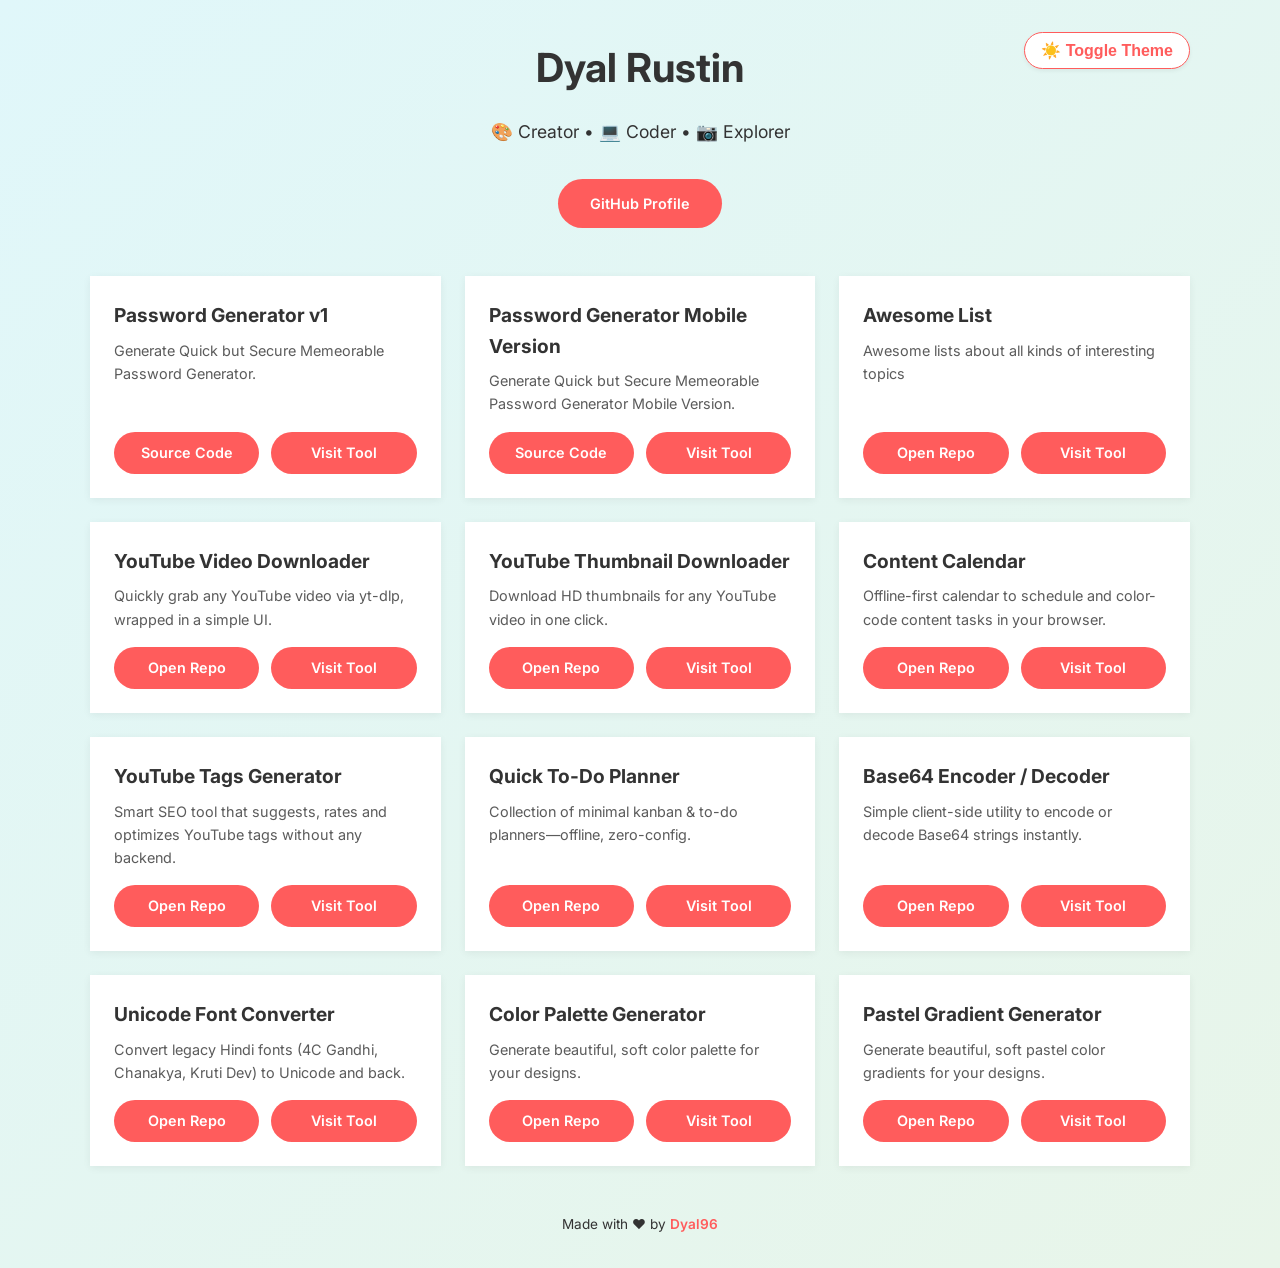
<file: index0.html>
<!DOCTYPE html>
<html lang="en">
<head>
  <meta charset="UTF-8" />
  <meta name="viewport" content="width=device-width, initial-scale=1.0" />
  <title>Dyal96 – Tools & Projects</title>

  <!-- Google Fonts -->
  <link href="https://fonts.googleapis.com/css2?family=Inter:wght@400;600;700&display=swap" rel="stylesheet" />

  <style>
    /* Light Mode (Default Pastel Theme) */
    :root {
      --bg-start: #e0f7fa; /* Light cyan */
      --bg-end: #e8f5e9;   /* Light mint green */
      --fg: #333;
      --accent: #ff5c5c; /* Original red accent */
      --card: #ffffff;
      --card-shadow: rgba(0, 0, 0, 0.06);
      /* Removed text-gradient-start and end as text will be solid black */
    }

    /* Dark Mode */
    html.dark {
      --bg-start: #2c3e50; /* Dark blue-gray */
      --bg-end: #34495e;   /* Slightly darker blue-gray */
      --fg: #ecf0f1; /* Light gray */
      --accent: #9b59b6; /* Purple */
      --card: #3b506b; /* Darker card background */
      --card-shadow: rgba(0, 0, 0, 0.2);
      --text-gradient-start: #bdc3c7; /* Lighter gray for dark mode title */
      --text-gradient-end: #95a5a6;   /* Medium gray for dark mode title */
    }

    body {
      margin: 0;
      font-family: "Inter", system-ui, sans-serif;
      background: linear-gradient(to bottom right, var(--bg-start), var(--bg-end));
      color: var(--fg);
      line-height: 1.6;
      padding: 2rem;
      min-height: 100vh;
      display: flex;
      flex-direction: column;
      justify-content: center;
      align-items: center;
      transition: background 0.3s ease, color 0.3s ease; /* Smooth transition for theme change */
    }
    header {
      text-align: center;
      margin-bottom: 3rem;
      position: relative; /* For positioning the toggle button */
      width: 100%;
      max-width: 1100px;
    }
    header h1 {
      font-size: 2.5rem;
      margin: 0.25rem 0;
      /* Text color for light mode */
      color: var(--fg);
      font-weight: 700;
      transition: color 0.3s ease; /* Smooth transition for text color */
    }
    /* Apply gradient only in dark mode for the h1 */
    html.dark header h1 {
      background-image: linear-gradient(to right, var(--text-gradient-start), var(--text-gradient-end));
      -webkit-background-clip: text;
      background-clip: text;
      color: transparent; /* Make text transparent to show gradient */
      transition: background-image 0.3s ease;
    }
    header p {
      font-size: 1.1rem;
      color: var(--fg); /* Use foreground color for better dark mode compatibility */
      transition: color 0.3s ease;
    }
    .theme-toggle-btn {
      position: absolute;
      top: 0;
      right: 0;
      background: var(--card);
      border: 1px solid var(--accent);
      color: var(--accent);
      padding: 0.5rem 1rem;
      border-radius: 999px;
      cursor: pointer;
      font-size: 1rem;
      font-weight: 600;
      transition: background 0.2s, color 0.2s, border-color 0.2s, transform 0.1s;
      box-shadow: 0 2px 4px var(--card-shadow);
    }
    .theme-toggle-btn:hover {
      background: var(--accent);
      color: var(--card);
      transform: translateY(-1px);
    }
    @media (max-width: 768px) {
        .theme-toggle-btn {
            position: static; /* Position normally on smaller screens */
            margin-top: 1rem;
            display: inline-block;
        }
    }

    .grid {
      display: grid;
      gap: 1.5rem;
      grid-template-columns: repeat(auto-fill, minmax(280px, 1fr));
      max-width: 1100px;
      width: 100%;
      margin: 0 auto;
    }
    /* Specific styling for the GitHub Profile button in the header */
    header > .btn {
      display: inline-block; /* Make it fit content */
      margin-top: 1rem; /* Add some space below the paragraph */
      padding: 0.8rem 2rem; /* Slightly larger padding for prominence */
    }
    .card {
      background: var(--card);
      border-radius: var(--radius);
      box-shadow: 0 2px 8px var(--card-shadow);
      padding: 1.5rem;
      display: flex;
      flex-direction: column;
      justify-content: space-between;
      transition: transform 0.2s, box-shadow 0.2s, background 0.3s ease;
    }
    .card:hover {
      transform: translateY(-4px);
      box-shadow: 0 6px 20px var(--card-shadow);
    }
    .card h3 {
      margin: 0 0 0.5rem;
      font-size: 1.2rem;
      color: var(--fg);
      transition: color 0.3s ease;
    }
    .card p {
      flex-grow: 1;
      margin: 0 0 1rem;
      font-size: 0.9rem;
      color: var(--fg); /* Use foreground color for better dark mode compatibility */
      opacity: 0.8; /* Slightly reduce opacity for descriptions */
      transition: color 0.3s ease;
    }
    .btn-group {
        display: flex;
        flex-direction: column;
        gap: 0.75rem;
    }
    .btn {
      display: block; /* Default to block for buttons inside card groups */
      background: var(--accent);
      color: #fff;
      padding: 0.6rem 1.2rem;
      border-radius: 999px;
      text-decoration: none;
      font-weight: 600;
      font-size: 0.9rem;
      text-align: center;
      transition: background 0.2s, transform 0.1s, color 0.3s ease;
    }
    .btn:hover {
      background: #e04444; /* A slightly darker shade of red for hover in light mode */
      transform: translateY(-1px);
    }
    html.dark .btn:hover {
        background: #8e44ad; /* A slightly darker shade of purple for hover in dark mode */
    }

    @media (min-width: 640px) {
        .btn-group {
            flex-direction: row;
        }
        .btn {
            flex: 1;
        }
    }
    footer {
      text-align: center;
      margin-top: 3rem;
      font-size: 0.85rem;
      color: var(--fg);
      transition: color 0.3s ease;
    }
    footer a {
        color: var(--accent);
        text-decoration: none;
        font-weight: 600;
        transition: color 0.3s ease;
    }
    footer a:hover {
        text-decoration: underline;
    }
  </style>
</head>

<body>
  <header>
    <h1>Dyal Rustin</h1>
    <p>🎨 Creator • 💻 Coder • 📷 Explorer</p>
    <a href="https://github.com/dyal96" class="btn">GitHub Profile</a>
    <button class="theme-toggle-btn" onclick="toggleTheme()">
      <span id="theme-icon">☀️</span> Toggle Theme
    </button>
  </header>
	 
  <main class="grid">

	    <!-- Tool Card: Passworg Generator v1 -->
    <div class="card">
      <h3>Password Generator v1</h3>
      <p> Generate Quick but Secure Memeorable Password Generator.</p>
      <div class="btn-group">
        <a class="btn" href="https://github.com/dyal96/dyal96.github.io" target="_blank">Source Code</a>
        <a class="btn" href="https://dyal96.github.io/src/passgen1" target="_blank">Visit Tool</a>
      </div>
    </div>

	      <!-- Tool Card: Passworg Generator v2 -->
    <div class="card">
      <h3>Password Generator Mobile Version </h3>
      <p>Generate Quick but Secure Memeorable Password Generator Mobile Version.</p>
      <div class="btn-group">
        <a class="btn" href="https://github.com/dyal96/dyal96.github.io" target="_blank">Source Code</a>
        <a class="btn" href="https://dyal96.github.io/src/passgen2" target="_blank">Visit Tool</a>
      </div>
    </div>
	  	
    <!-- Tool Card: Awesome List -->
    <div class="card">
      <h3>Awesome List</h3>
      <p> Awesome lists about all kinds of interesting topics</p>
      <div class="btn-group">
        <a class="btn" href="https://github.com/dyal96/awesome" target="_blank">Open Repo</a>
        <a class="btn" href="https://dyal96.github.io/awesome" target="_blank">Visit Tool</a>
      </div>
    </div>
	  
    <!-- Tool Card: YouTube Video Downloader -->
    <div class="card">
      <h3>YouTube Video Downloader</h3>
      <p>Quickly grab any YouTube video via yt-dlp, wrapped in a simple UI.</p>
      <div class="btn-group">
        <a class="btn" href="https://github.com/dyal96/YouTube_Video_Downloader" target="_blank">Open Repo</a>
        <a class="btn" href="https://dyal96.github.io/YouTube_Video_Downloader" target="_blank">Visit Tool</a>
      </div>
    </div>

    <!-- Tool Card: YouTube Thumbnail Downloader -->
    <div class="card">
      <h3>YouTube Thumbnail Downloader</h3>
      <p>Download HD thumbnails for any YouTube video in one click.</p>
      <div class="btn-group">
        <a class="btn" href="https://github.com/dyal96/YouTube-Thumbnail-Downloader" target="_blank">Open Repo</a>
        <a class="btn" href="https://dyal96.github.io/YouTube-Thumbnail-Downloader" target="_blank">Visit Tool</a>
      </div>
    </div>

    <!-- Tool Card: Content Calendar -->
    <div class="card">
      <h3>Content Calendar</h3>
      <p>Offline-first calendar to schedule and color-code content tasks in your browser.</p>
      <div class="btn-group">
        <a class="btn" href="https://github.com/dyal96/Content-Calendar" target="_blank">Open Repo</a>
        <a class="btn" href="https://dyal96.github.io/Content-Calendar" target="_blank">Visit Tool</a>
      </div>
    </div>

    <!-- Tool Card: YouTube Tags Generator -->
    <div class="card">
      <h3>YouTube Tags Generator</h3>
      <p>Smart SEO tool that suggests, rates and optimizes YouTube tags without any backend.</p>
      <div class="btn-group">
        <a class="btn" href="https://github.com/dyal96/YouTube-Tags" target="_blank">Open Repo</a>
        <a class="btn" href="https://dyal96.github.io/YouTube-Tags" target="_blank">Visit Tool</a>
      </div>
    </div>

    <!-- Tool Card: Quick To-Do Planner -->
    <div class="card">
      <h3>Quick To-Do Planner</h3>
      <p>Collection of minimal kanban & to-do planners—offline, zero-config.</p>
      <div class="btn-group">
        <a class="btn" href="https://github.com/dyal96/todo" target="_blank">Open Repo</a>
        <a class="btn" href="https://dyal96.github.io/todo" target="_blank">Visit Tool</a>
      </div>
    </div>

    <!-- Tool Card: Base64 Encoder / Decoder -->
    <div class="card">
      <h3>Base64 Encoder / Decoder</h3>
      <p>Simple client-side utility to encode or decode Base64 strings instantly.</p>
      <div class="btn-group">
        <a class="btn" href="https://github.com/dyal96/base64" target="_blank">Open Repo</a>
        <a class="btn" href="https://dyal96.github.io/base64" target="_blank">Visit Tool</a>
      </div>
    </div>

    <!-- Tool Card: Unicode Font Converter -->
    <div class="card">
      <h3>Unicode Font Converter</h3>
      <p>Convert legacy Hindi fonts (4C Gandhi, Chanakya, Kruti Dev) to Unicode and back.</p>
      <div class="btn-group">
        <a class="btn" href="https://github.com/dyal96/unicode-converter" target="_blank">Open Repo</a>
        <a class="btn" href="https://dyal96.github.io/unicode-converter" target="_blank">Visit Tool</a>
      </div>
    </div>

    <!-- NEW Tool Card: Color Palette Generator -->
    <div class="card">
      <h3>Color Palette Generator</h3>
      <p>Generate beautiful, soft color palette for your designs.</p>
      <div class="btn-group">
        <a class="btn" href="https://github.com/dyal96/Color-Palette-Generator" target="_blank">Open Repo</a>
        <a class="btn" href="https://dyal96.github.io/Color-Palette-Generator" target="_blank">Visit Tool</a>
      </div>
    </div>
	
	<!-- NEW Tool Card: Pastel Gradient Generator -->
    <div class="card">
      <h3>Pastel Gradient Generator</h3>
      <p>Generate beautiful, soft pastel color gradients for your designs.</p>
      <div class="btn-group">
        <a class="btn" href="https://github.com/dyal96/pastel-gradient-generator" target="_blank">Open Repo</a>
        <a class="btn" href="https://dyal96.github.io/pastel-gradient-generator" target="_blank">Visit Tool</a>
      </div>
    </div>
  </main>

  <footer>
    Made with ❤️ by <a href="https://github.com/dyal96">Dyal96</a>
  </footer>

  <script>
    // Function to set the theme based on localStorage or system preference
    function setTheme(theme) {
      const html = document.documentElement;
      const themeIcon = document.getElementById('theme-icon');
      if (theme === 'dark') {
        html.classList.add('dark');
        themeIcon.textContent = '🌙'; // Moon icon for dark mode
        localStorage.setItem('theme', 'dark');
      } else {
        html.classList.remove('dark');
        themeIcon.textContent = '☀️'; // Sun icon for light mode
        localStorage.setItem('theme', 'light');
      }
    }

    // Function to toggle the theme
    function toggleTheme() {
      const currentTheme = localStorage.getItem('theme');
      if (currentTheme === 'dark') {
        setTheme('light');
      } else {
        setTheme('dark');
      }
    }

    // Apply theme on page load
    document.addEventListener('DOMContentLoaded', () => {
      const savedTheme = localStorage.getItem('theme');
      if (savedTheme) {
        setTheme(savedTheme);
      } else if (window.matchMedia && window.matchMedia('(prefers-color-scheme: dark)').matches) {
        // Check system preference if no theme is saved
        setTheme('dark');
      } else {
        setTheme('light'); // Default to light theme
      }
    });
  </script>
</body>
</html>
</file>
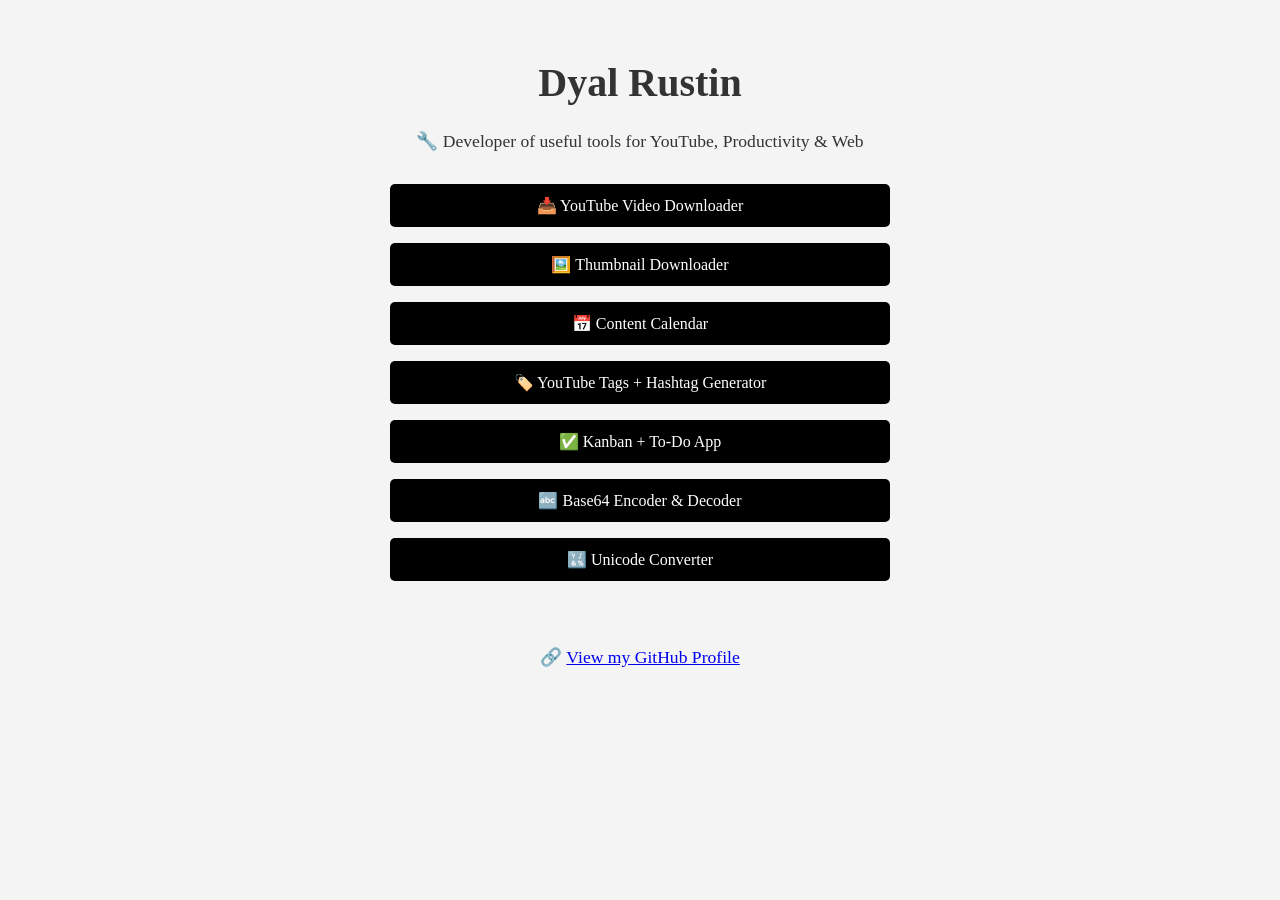
<file: index1.html>
<!DOCTYPE html>
<html lang="en">
<head>
  <meta charset="UTF-8" />
  <meta name="viewport" content="width=device-width, initial-scale=1.0"/>
  <title>Dyal Rustin – Projects</title>
  <style>
    body {
      margin: 0;
      font-family: Georgia, serif;
      background: #f4f4f4;
      color: #333;
      display: flex;
      flex-direction: column;
      align-items: center;
      padding: 2rem;
    }

    h1 {
      font-size: 2.5rem;
      margin-bottom: 0.5rem;
    }

    p {
      font-size: 1.1rem;
      margin-bottom: 2rem;
    }

    .buttons {
      display: flex;
      flex-direction: column;
      gap: 1rem;
      width: 100%;
      max-width: 500px;
    }

    .buttons a {
      display: block;
      text-align: center;
      padding: 0.75rem;
      font-size: 1rem;
      background-color: #000;
      color: white;
      text-decoration: none;
      border-radius: 5px;
      transition: 0.3s ease;
    }

    .buttons a:hover {
      background-color: #444;
    }

    footer {
      margin-top: 3rem;
      font-size: 0.9rem;
      color: #888;
    }
  </style>
</head>
<body>
  <h1>Dyal Rustin</h1>
  <p>🔧 Developer of useful tools for YouTube, Productivity & Web</p>

  <div class="buttons">
    <a href="https://github.com/dyal96/YouTube_Video_Downloader" target="_blank">📥 YouTube Video Downloader</a>
    <a href="https://github.com/dyal96/YouTube-Thumbnail-Downloader" target="_blank">🖼️ Thumbnail Downloader</a>
    <a href="https://github.com/dyal96/Content-Calendar" target="_blank">📅 Content Calendar</a>
    <a href="https://github.com/dyal96/YouTube-Tags" target="_blank">🏷️ YouTube Tags + Hashtag Generator</a>
    <a href="https://github.com/dyal96/todo" target="_blank">✅ Kanban + To-Do App</a>
    <a href="https://github.com/dyal96/base64" target="_blank">🔤 Base64 Encoder & Decoder</a>
    <a href="https://github.com/dyal96/unicode-converter" target="_blank">🔣 Unicode Converter</a>
  </div>

  <footer>
    <p>🔗 <a href="https://github.com/dyal96" target="_blank">View my GitHub Profile</a></p>
  </footer>
</body>
</html>
</file>
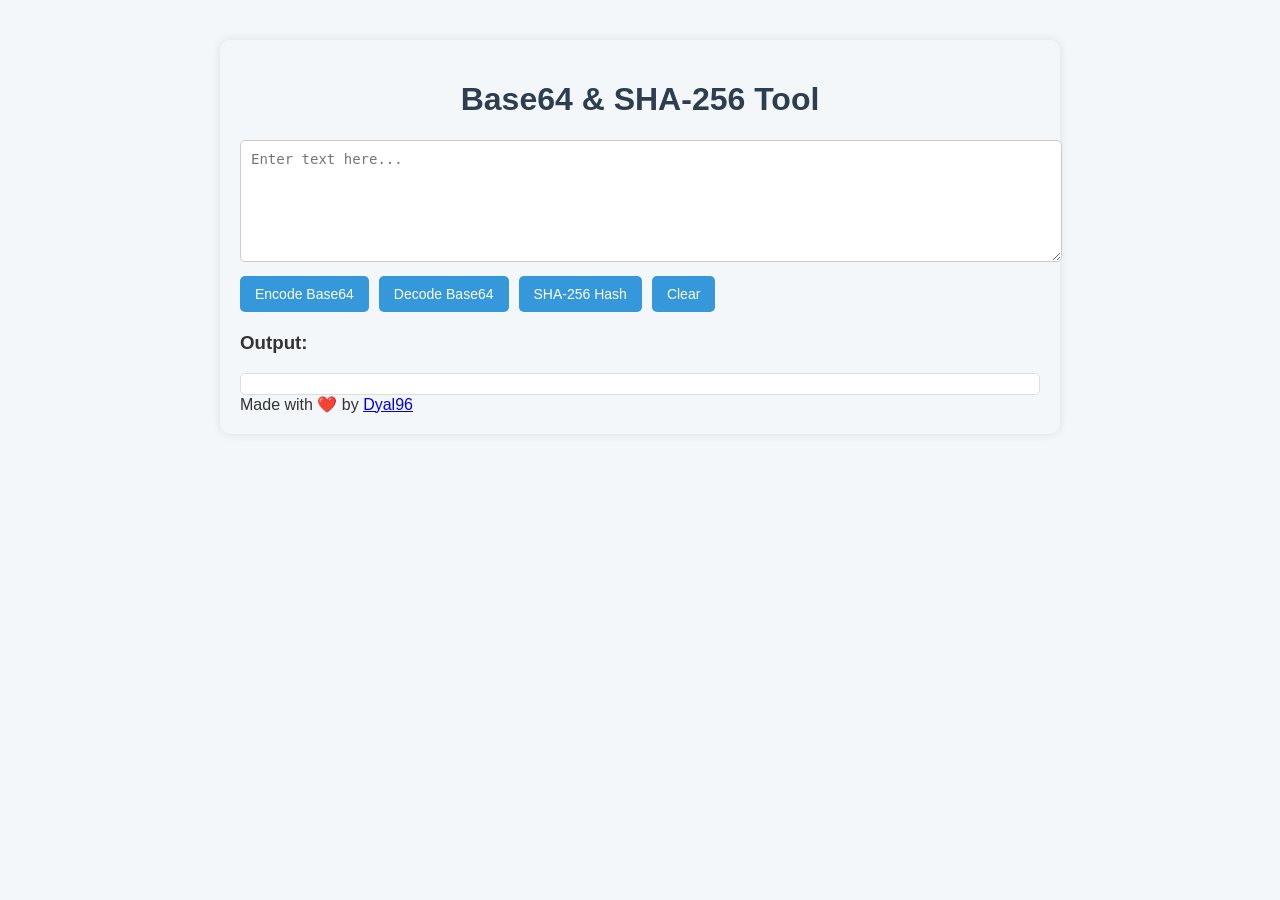
<file: src/base64.html>
<!DOCTYPE html>
<html lang="en">
<head>
  <meta charset="UTF-8">
  <title>Base64 & SHA-256 Tool</title>
  <style>
    body {
      font-family: Arial, sans-serif;
      background: #f4f7fa;
      color: #333;
      max-width: 800px;
      margin: 40px auto;
      padding: 20px;
      border-radius: 10px;
      box-shadow: 0 0 10px rgba(0,0,0,0.1);
    }

    h1 {
      text-align: center;
      color: #2c3e50;
    }

    textarea {
      width: 100%;
      height: 100px;
      margin-bottom: 10px;
      padding: 10px;
      border: 1px solid #ccc;
      border-radius: 5px;
      font-size: 14px;
      resize: vertical;
    }

    .button-group {
      display: flex;
      flex-wrap: wrap;
      gap: 10px;
      margin-bottom: 20px;
    }

    button {
      padding: 10px 15px;
      font-size: 14px;
      border: none;
      border-radius: 5px;
      cursor: pointer;
      background-color: #3498db;
      color: white;
      transition: background 0.3s;
    }

    button:hover {
      background-color: #2980b9;
    }

    .result {
      background: #fff;
      padding: 10px;
      border: 1px solid #ddd;
      border-radius: 5px;
      white-space: pre-wrap;
      word-wrap: break-word;
    }
  </style>
</head>
<body>

<h1>Base64 & SHA-256 Tool</h1>

<textarea id="inputText" placeholder="Enter text here..."></textarea>

<div class="button-group">
  <button onclick="encodeBase64()">Encode Base64</button>
  <button onclick="decodeBase64()">Decode Base64</button>
  <button onclick="hashSHA256()">SHA-256 Hash</button>
  <button onclick="clearFields()">Clear</button>
</div>

<h3>Output:</h3>
<div class="result" id="outputText"></div>

<script>
  function encodeBase64() {
    const input = document.getElementById("inputText").value;
    try {
      const encoded = btoa(unescape(encodeURIComponent(input)));
      document.getElementById("outputText").textContent = encoded;
    } catch (e) {
      document.getElementById("outputText").textContent = "Invalid input for Base64 encoding.";
    }
  }

  function decodeBase64() {
    const input = document.getElementById("inputText").value;
    try {
      const decoded = decodeURIComponent(escape(atob(input)));
      document.getElementById("outputText").textContent = decoded;
    } catch (e) {
      document.getElementById("outputText").textContent = "Invalid Base64 input.";
    }
  }

  async function hashSHA256() {
    const input = document.getElementById("inputText").value;
    const encoder = new TextEncoder();
    const data = encoder.encode(input);
    const hashBuffer = await crypto.subtle.digest('SHA-256', data);
    const hashArray = Array.from(new Uint8Array(hashBuffer));
    const hashHex = hashArray.map(b => b.toString(16).padStart(2, '0')).join('');
    document.getElementById("outputText").textContent = hashHex;
  }

  function clearFields() {
    document.getElementById("inputText").value = '';
    document.getElementById("outputText").textContent = '';
  }
</script>
</body>
<footer>
    Made with ❤️ by <a href="https://github.com/dyal96">Dyal96</a>
  </footer>
</html>
</file>
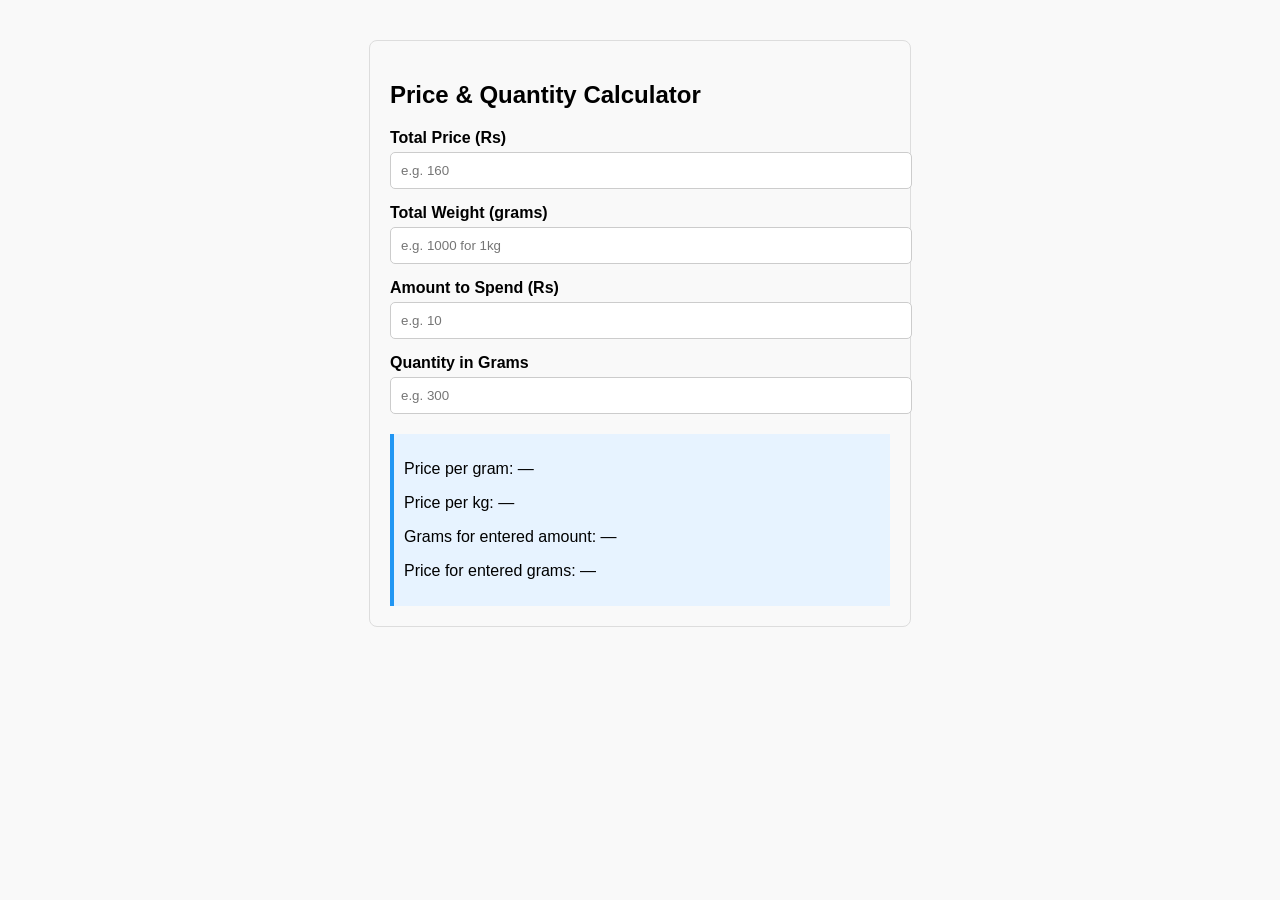
<file: src/calculate.html>
<!DOCTYPE html>
<html lang="en">
<head>
  <meta charset="UTF-8" />
  <meta name="viewport" content="width=device-width, initial-scale=1.0"/>
  <title>Price per Gram & Kg Calculator</title>
  <style>
    body {
      font-family: Arial, sans-serif;
      max-width: 500px;
      margin: 40px auto;
      padding: 20px;
      border: 1px solid #ddd;
      border-radius: 8px;
      background: #f9f9f9;
    }
    label {
      display: block;
      margin-top: 15px;
      font-weight: bold;
    }
    input {
      width: 100%;
      padding: 10px;
      margin-top: 5px;
      border: 1px solid #ccc;
      border-radius: 5px;
    }
    .result {
      margin-top: 20px;
      padding: 10px;
      background: #e7f3ff;
      border-left: 4px solid #2196F3;
    }
  </style>
</head>
<body>

  <h2>Price & Quantity Calculator</h2>

  <label for="totalPrice">Total Price (Rs)</label>
  <input type="number" id="totalPrice" placeholder="e.g. 160">

  <label for="totalWeight">Total Weight (grams)</label>
  <input type="number" id="totalWeight" placeholder="e.g. 1000 for 1kg">

  <label for="amountToSpend">Amount to Spend (Rs)</label>
  <input type="number" id="amountToSpend" placeholder="e.g. 10">

  <label for="gramsToBuy">Quantity in Grams</label>
  <input type="number" id="gramsToBuy" placeholder="e.g. 300">

  <div class="result" id="results">
    <p>Price per gram: —</p>
    <p>Price per kg: —</p>
    <p>Grams for entered amount: —</p>
    <p>Price for entered grams: —</p>
  </div>

  <script>
    const totalPriceInput = document.getElementById('totalPrice');
    const totalWeightInput = document.getElementById('totalWeight');
    const amountInput = document.getElementById('amountToSpend');
    const gramsInput = document.getElementById('gramsToBuy');
    const resultDiv = document.getElementById('results');

    function updateResults() {
      const totalPrice = parseFloat(totalPriceInput.value);
      const totalWeight = parseFloat(totalWeightInput.value);
      const amount = parseFloat(amountInput.value);
      const grams = parseFloat(gramsInput.value);

      let pricePerGram = NaN;
      let pricePerKg = NaN;
      let gramsForAmount = NaN;
      let priceForGrams = NaN;

      if (!isNaN(totalPrice) && !isNaN(totalWeight) && totalWeight > 0) {
        pricePerGram = totalPrice / totalWeight;
        pricePerKg = pricePerGram * 1000;

        if (!isNaN(amount)) {
          gramsForAmount = amount / pricePerGram;
        }

        if (!isNaN(grams)) {
          priceForGrams = grams * pricePerGram;
        }

        resultDiv.innerHTML = `
          <p>Price per gram: ₹${pricePerGram.toFixed(2)}</p>
          <p>Price per kg: ₹${pricePerKg.toFixed(2)} /kg</p>
          <p>Grams for entered amount: ${!isNaN(gramsForAmount) ? gramsForAmount.toFixed(2) + ' g' : '—'}</p>
          <p>Price for entered grams: ₹${!isNaN(priceForGrams) ? priceForGrams.toFixed(2) : '—'}</p>
        `;
      } else {
        resultDiv.innerHTML = `<p>Please enter valid total price and weight.</p>`;
      }
    }

    totalPriceInput.addEventListener('input', updateResults);
    totalWeightInput.addEventListener('input', updateResults);
    amountInput.addEventListener('input', updateResults);
    gramsInput.addEventListener('input', updateResults);
  </script>

</body>
</html>
</file>
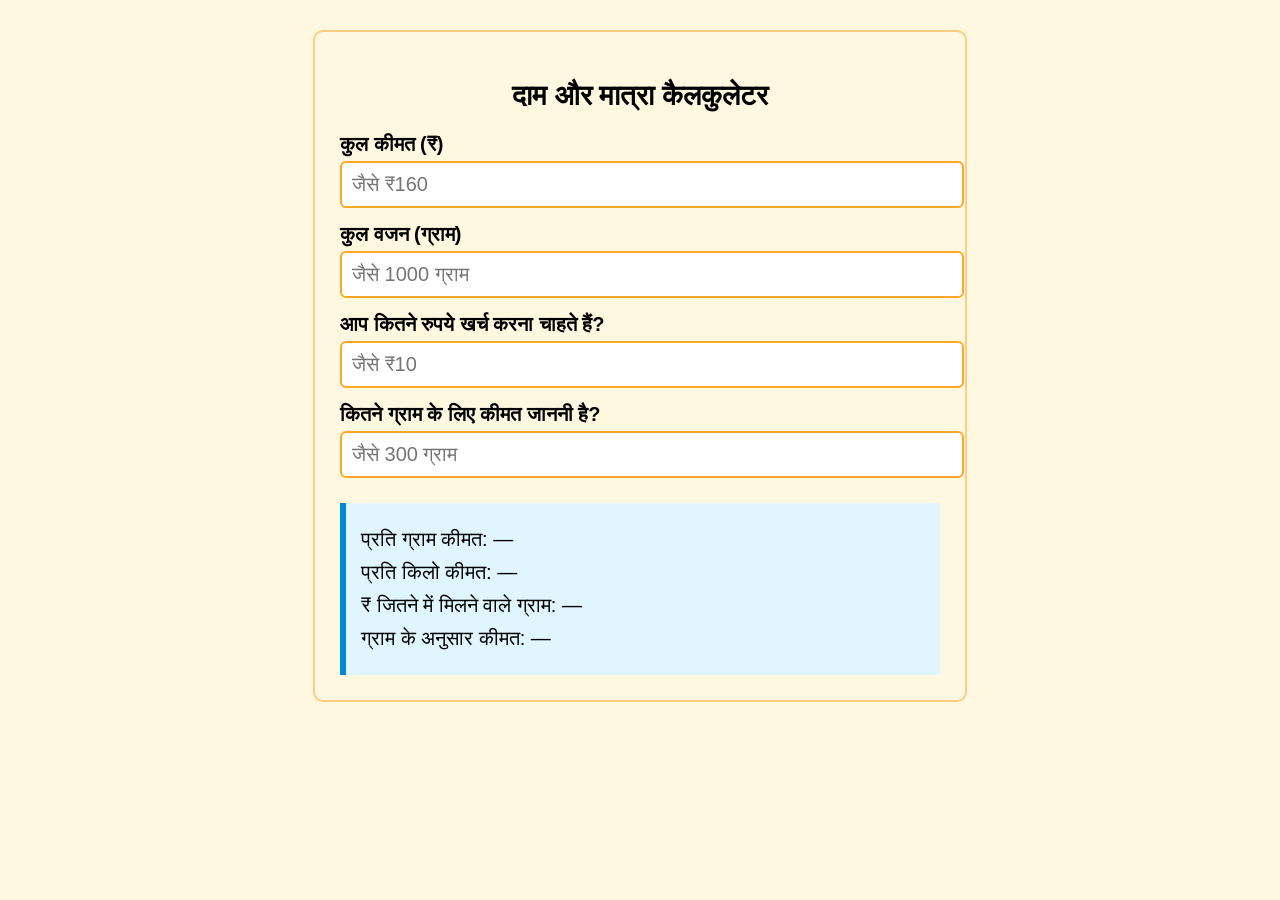
<file: src/hindi-calculate.html>
<!DOCTYPE html>
<html lang="hi">
<head>
  <meta charset="UTF-8">
  <meta name="viewport" content="width=device-width, initial-scale=1.0">
  <title>दाम और मात्रा कैलकुलेटर</title>
  <style>
    body {
      font-family: "Arial", sans-serif;
      background-color: #fff8e1;
      color: #000;
      max-width: 600px;
      margin: 30px auto;
      padding: 25px;
      border-radius: 10px;
      border: 2px solid #ffcc80;
    }

    h2 {
      font-size: 28px;
      text-align: center;
      margin-bottom: 20px;
    }

    label {
      font-size: 20px;
      display: block;
      margin-top: 15px;
      font-weight: bold;
    }

    input {
      font-size: 20px;
      width: 100%;
      padding: 10px;
      margin-top: 5px;
      border: 2px solid #ffa726;
      border-radius: 6px;
    }

    .result {
      font-size: 20px;
      margin-top: 25px;
      padding: 15px;
      background: #e1f5fe;
      border-left: 6px solid #0288d1;
    }

    .result p {
      margin: 10px 0;
    }
  </style>
</head>
<body>

  <h2>दाम और मात्रा कैलकुलेटर</h2>

  <label for="totalPrice">कुल कीमत (₹)</label>
  <input type="number" id="totalPrice" placeholder="जैसे ₹160">

  <label for="totalWeight">कुल वजन (ग्राम)</label>
  <input type="number" id="totalWeight" placeholder="जैसे 1000 ग्राम">

  <label for="amountToSpend">आप कितने रुपये खर्च करना चाहते हैं?</label>
  <input type="number" id="amountToSpend" placeholder="जैसे ₹10">

  <label for="gramsToBuy">कितने ग्राम के लिए कीमत जाननी है?</label>
  <input type="number" id="gramsToBuy" placeholder="जैसे 300 ग्राम">

  <div class="result" id="results">
    <p>प्रति ग्राम कीमत: —</p>
    <p>प्रति किलो कीमत: —</p>
    <p>₹ जितने में मिलने वाले ग्राम: —</p>
    <p>ग्राम के अनुसार कीमत: —</p>
  </div>

  <script>
    const totalPriceInput = document.getElementById('totalPrice');
    const totalWeightInput = document.getElementById('totalWeight');
    const amountInput = document.getElementById('amountToSpend');
    const gramsInput = document.getElementById('gramsToBuy');
    const resultDiv = document.getElementById('results');

    function updateResults() {
      const totalPrice = parseFloat(totalPriceInput.value);
      const totalWeight = parseFloat(totalWeightInput.value);
      const amount = parseFloat(amountInput.value);
      const grams = parseFloat(gramsInput.value);

      let pricePerGram = NaN;
      let pricePerKg = NaN;
      let gramsForAmount = NaN;
      let priceForGrams = NaN;

      if (!isNaN(totalPrice) && !isNaN(totalWeight) && totalWeight > 0) {
        pricePerGram = totalPrice / totalWeight;
        pricePerKg = pricePerGram * 1000;

        if (!isNaN(amount)) {
          gramsForAmount = amount / pricePerGram;
        }

        if (!isNaN(grams)) {
          priceForGrams = grams * pricePerGram;
        }

        resultDiv.innerHTML = `
          <p>प्रति ग्राम कीमत: ₹${pricePerGram.toFixed(2)}</p>
          <p>प्रति किलो कीमत: ₹${pricePerKg.toFixed(2)} /किलो</p>
          <p>₹${amount} में मिलने वाला वजन: ${!isNaN(gramsForAmount) ? gramsForAmount.toFixed(2) + ' ग्राम' : '—'}</p>
          <p>${grams} ग्राम की कीमत: ₹${!isNaN(priceForGrams) ? priceForGrams.toFixed(2) : '—'}</p>
        `;
      } else {
        resultDiv.innerHTML = `<p>कृपया सही कीमत और वजन दर्ज करें।</p>`;
      }
    }

    totalPriceInput.addEventListener('input', updateResults);
    totalWeightInput.addEventListener('input', updateResults);
    amountInput.addEventListener('input', updateResults);
    gramsInput.addEventListener('input', updateResults);
  </script>

</body>
</html>
</file>
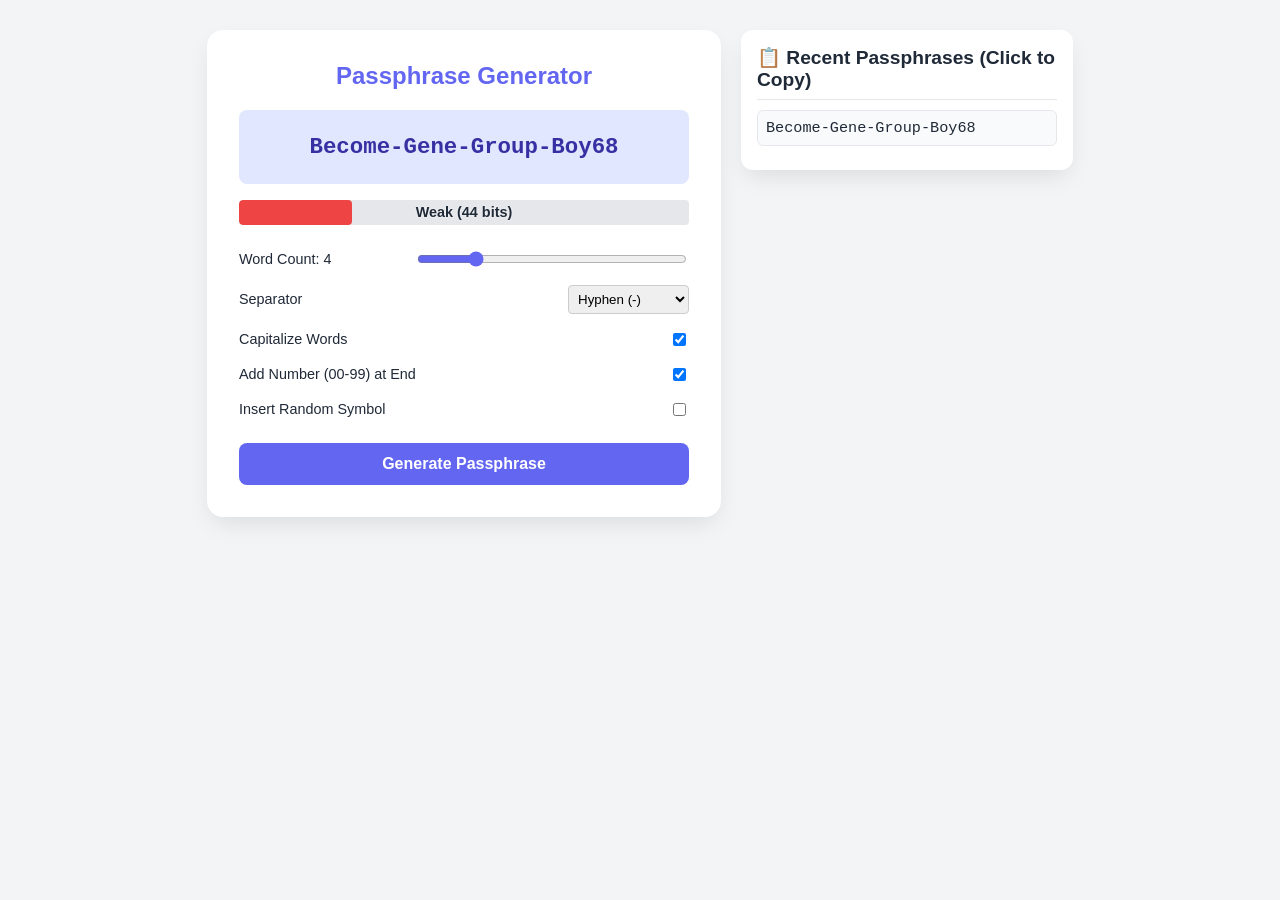
<file: src/passgen1.html>
<!DOCTYPE html>
<html lang="en">
<head>
    <meta charset="UTF-8">
    <meta name="viewport" content="width=device-width, initial-scale=1.0">
    <title>Rememberable Password Generator</title>
    <style>
        :root {
            --primary: #6366f1;
            --bg: #f3f4f6;
            --card: #ffffff;
            --text: #1f2937;
        }

        body {
            font-family: 'Segoe UI', Tahoma, Geneva, Verdana, sans-serif;
            background-color: var(--bg);
            display: flex;
            justify-content: center;
            align-items: flex-start; /* Align to the top for better history visibility */
            padding-top: 30px;
            margin: 0;
            color: var(--text);
        }

        /* --- MAIN CONTAINER STYLES --- */
        .container {
            background: var(--card);
            padding: 2rem;
            border-radius: 16px;
            box-shadow: 0 10px 25px -5px rgba(0, 0, 0, 0.1);
            width: 100%;
            max-width: 450px;
            text-align: center;
            margin-right: 20px; /* Space between main panel and history */
        }
        
        h2 { margin-top: 0; color: var(--primary); }

        .display-box {
            background: #e0e7ff;
            padding: 1.5rem;
            border-radius: 8px;
            margin-bottom: 1rem;
            font-family: 'Courier New', Courier, monospace;
            font-size: 1.4rem;
            font-weight: bold;
            color: #3730a3;
            word-break: break-all;
            position: relative;
            cursor: pointer;
            transition: all 0.2s;
        }

        .display-box:hover { background: #c7d2fe; }

        /* --- STRENGTH METER STYLES --- */
        .strength-meter-container {
            width: 100%;
            height: 25px;
            background-color: #e5e7eb;
            border-radius: 4px;
            margin-bottom: 1.5rem;
            overflow: hidden;
            position: relative;
        }

        .strength-bar {
            height: 100%;
            width: 0%;
            transition: width 0.3s ease-in-out;
            border-radius: 4px;
        }

        .strength-text {
            position: absolute;
            top: 50%;
            left: 50%;
            transform: translate(-50%, -50%);
            font-size: 0.9rem;
            font-weight: bold;
            color: #1f2937;
            text-shadow: 0 0 2px #fff; 
        }
        /* ---------------------------- */

        .controls {
            display: flex;
            flex-direction: column;
            gap: 1rem;
            text-align: left;
            margin-bottom: 1.5rem;
        }

        .control-group {
            display: flex;
            justify-content: space-between;
            align-items: center;
        }

        label { font-weight: 500; font-size: 0.9rem; }

        input[type="range"] { accent-color: var(--primary); width: 60%; }
        
        select { padding: 5px; border-radius: 4px; border: 1px solid #ccc; }

        .btn {
            background-color: var(--primary);
            color: white;
            border: none;
            padding: 12px 24px;
            border-radius: 8px;
            font-size: 1rem;
            font-weight: bold;
            cursor: pointer;
            width: 100%;
            transition: background 0.2s;
        }

        .btn:hover { background-color: #4f46e5; }
        .btn:active { transform: scale(0.98); }

        .toast {
            visibility: hidden;
            min-width: 200px;
            background-color: #333;
            color: #fff;
            text-align: center;
            border-radius: 4px;
            padding: 10px;
            position: fixed;
            z-index: 100;
            bottom: 30px;
            left: 50%;
            transform: translateX(-50%);
            font-size: 0.9rem;
        }

        .toast.show { visibility: visible; animation: fadein 0.5s, fadeout 0.5s 2.5s; }

        @keyframes fadein { from {bottom: 0; opacity: 0;} to {bottom: 30px; opacity: 1;} }
        @keyframes fadeout { from {bottom: 30px; opacity: 1;} to {bottom: 0; opacity: 0;} }

        /* --- HISTORY PANEL STYLES (NEW) --- */
        #historyPanel {
            background: var(--card);
            padding: 1rem;
            border-radius: 12px;
            box-shadow: 0 10px 25px -5px rgba(0, 0, 0, 0.1);
            width: 300px;
            max-height: 80vh; /* Fixed height relative to viewport */
            overflow-y: auto; /* Enable scrolling */
            position: sticky;
            top: 30px;
        }

        #historyPanel h3 {
            margin-top: 0;
            color: var(--text);
            font-size: 1.2rem;
            border-bottom: 1px solid #e5e7eb;
            padding-bottom: 8px;
            margin-bottom: 10px;
        }

        .history-item {
            background-color: #f9fafb;
            padding: 8px;
            margin-bottom: 8px;
            border-radius: 6px;
            font-family: 'Courier New', Courier, monospace;
            font-size: 0.95rem;
            cursor: pointer;
            text-align: left;
            word-break: break-all;
            border: 1px solid #e5e7eb;
            transition: background-color 0.1s;
        }

        .history-item:hover {
            background-color: #eff6ff; /* Light blue on hover */
            border-color: var(--primary);
        }

        .history-item.copied {
            background-color: #dcfce7; /* Light green when copied */
            border-color: #10b981;
        }
    </style>
</head>
<body>

<div class="container">
    <h2>Passphrase Generator</h2>
    
    <div class="display-box" id="passwordDisplay" onclick="copyPassword('current')">
        Click Generate
    </div>

    <div class="strength-meter-container">
        <div id="strengthBar" class="strength-bar"></div>
        <div id="strengthText" class="strength-text"></div>
    </div>
    <div class="controls">
        <div class="control-group">
            <label>Word Count: <span id="countVal">4</span></label>
            <input type="range" id="wordCount" min="3" max="8" value="4" oninput="updateCount()">
        </div>

        <div class="control-group">
            <label>Separator</label>
            <select id="separator">
                <option value="-">Hyphen (-)</option>
                <option value=".">Dot (.)</option>
                <option value="_">Underscore (_)</option>
                <option value=" ">Space ( )</option>
                <option value="">None</option>
            </select>
        </div>

        <div class="control-group">
            <label>Capitalize Words</label>
            <input type="checkbox" id="capitalize" checked>
        </div>

        <div class="control-group">
            <label>Add Number (00-99) at End</label>
            <input type="checkbox" id="addNumber" checked>
        </div>

        <div class="control-group">
            <label>Insert Random Symbol</label>
            <input type="checkbox" id="addSymbol" unchecked>
        </div>
    </div>

    <button class="btn" onclick="generatePassword()">Generate Passphrase</button>
</div>

<div id="historyPanel">
    <h3>📋 Recent Passphrases (Click to Copy)</h3>
    <div id="historyList">
        <p style="font-style: italic; color: #6b7280;">History will appear here after generation.</p>
    </div>
</div>
<div id="toast" class="toast">Copied to clipboard!</div>

<script>
    // --- GLOBAL VARIABLES ---
    const MAX_HISTORY = 10;
    let passwordHistory = [];
    const symbols = "!@#$%^&*()_+=-{}[]:;<>?,./";
    const SYMBOL_REPERTOIRE = 30; // Estimated unique symbols for entropy

    // A compact list of ~450 common, distinct, easy-to-spell English words
    const wordList = [
        "ability", "able", "aboard", "accept", "action", "active", "actor", "admit", "adult", "advice",
        "affect", "afraid", "agent", "agree", "ahead", "allow", "alone", "alpha", "amber", "angel",
        "anger", "angle", "angry", "animal", "answer", "appeal", "apple", "apply", "area", "argue",
        "army", "around", "arrive", "artist", "aspect", "asset", "assist", "atom", "attack", "audio",
        "audit", "author", "auto", "avenue", "avoid", "award", "aware", "baby", "baker", "ball",
        "bank", "bar", "base", "basic", "basis", "basket", "battle", "beach", "bear", "beat",
        "beauty", "become", "bed", "beer", "begin", "bell", "belt", "bench", "berry", "best",
        "bet", "better", "bias", "big", "bike", "bill", "bird", "birth", "bit", "bite",
        "black", "blade", "blame", "blank", "blast", "blend", "block", "blood", "blue", "board",
        "boat", "body", "bone", "bonus", "book", "boost", "border", "boss", "bottle", "bottom",
        "box", "boy", "brain", "branch", "brave", "bread", "break", "breath", "brick", "bridge",
        "brief", "bright", "bring", "broad", "brown", "brush", "buddy", "budget", "build", "bunch",
        "burn", "bus", "bush", "busy", "button", "buyer", "cable", "cake", "call", "calm",
        "camera", "camp", "can", "cancel", "candy", "canvas", "cap", "capital", "car", "card",
        "care", "career", "carpet", "carry", "case", "cash", "cast", "cat", "catch", "cause",
        "cell", "center", "chain", "chair", "chart", "check", "chest", "chief", "child", "choice",
        "circle", "city", "claim", "class", "clean", "clear", "climb", "clock", "close", "cloth",
        "cloud", "club", "coach", "coast", "code", "coffee", "cold", "collar", "color", "common",
        "cool", "copy", "corner", "cost", "count", "county", "couple", "course", "court", "cover",
        "craft", "crash", "cream", "create", "credit", "crew", "crisis", "cross", "crowd", "crown",
        "curve", "cycle", "daily", "dance", "danger", "dark", "data", "date", "deal", "dear",
        "debate", "debt", "deck", "deep", "deer", "degree", "delay", "demand", "depth", "design",
        "desk", "detail", "device", "diet", "dinner", "direct", "dirt", "dish", "disk", "doctor",
        "dog", "door", "double", "doubt", "draft", "drag", "drama", "draw", "dream", "dress",
        "drink", "drive", "driver", "drop", "drum", "dry", "duck", "dust", "duty", "eagle",
        "ear", "early", "earth", "ease", "east", "easy", "eat", "echo", "edge", "editor",
        "effect", "effort", "egg", "eight", "either", "elbow", "elder", "elect", "element", "elite",
        "empty", "end", "energy", "engine", "enjoy", "enough", "enter", "entry", "equal", "error",
        "escape", "essay", "estate", "event", "exact", "exam", "exit", "expert", "extra", "eye",
        "face", "fact", "factor", "fail", "fair", "fall", "family", "fan", "farm", "farmer",
        "fast", "father", "fault", "fear", "feed", "feel", "female", "fence", "field", "fight",
        "figure", "file", "fill", "film", "final", "finger", "finish", "fire", "firm", "first",
        "fish", "fix", "flag", "flat", "flight", "floor", "flow", "flower", "fly", "focus",
        "fold", "food", "foot", "force", "forest", "form", "formal", "fox", "frame", "free",
        "fresh", "friend", "front", "fruit", "fuel", "fun", "funny", "future", "gain", "game",
        "gap", "garage", "garden", "gas", "gate", "gather", "gear", "gene", "gift", "girl",
        "give", "glad", "glass", "global", "glove", "goal", "gold", "golf", "good", "grab",
        "grade", "grand", "grass", "great", "green", "ground", "group", "grow", "growth", "guard",
        "guess", "guest", "guide", "guitar", "habit", "hair", "half", "hall", "hand", "handle",
        "hang", "happy", "hard", "hat", "hate", "have", "head", "health", "heart", "heat",
        "heavy", "height", "hello", "help", "hero", "hide", "high", "hill", "hire", "hist",
        "hold", "hole", "home", "honey", "hope", "horse", "host", "hotel", "hour", "house",
        "huge", "human", "hunt", "hurt", "idea", "image", "impact", "income", "index", "info",
        "injury", "inner", "input", "inside", "iron", "island", "issue", "item", "jacket", "jazz",
        "jeep", "join", "joint", "joke", "judge", "juice", "jump", "junior", "jury", "keep",
        "key", "kick", "kid", "kill", "kind", "king", "kiss", "kite", "knee", "knife",
        "knock", "know", "lab", "label", "labor", "lack", "ladder", "lady", "lake", "lamp",
        "land", "lane", "large", "laser", "last", "late", "laugh", "law", "layer", "lead",
        "leaf", "learn", "leave", "lecture", "left", "leg", "legal", "lemon", "length", "less",
        "letter", "level", "life", "light", "limit", "line", "link", "lion", "lip", "list",
        "listen", "live", "load", "loan", "local", "lock", "log", "long", "look", "loop",
        "loose", "loss", "lost", "lot", "loud", "love", "low", "luck", "lunch", "lung",
        "machine", "mad", "magic", "mail", "main", "major", "make", "male", "mall", "man",
        "manage", "mango", "map", "mark", "market", "mask", "mass", "master", "match", "math",
        "matter", "meal", "mean", "meat", "media", "meet", "member", "memory", "menu", "mess",
        "metal", "method", "middle", "might", "milk", "mind", "mine", "minor", "minute", "mirror",
        "miss", "mix", "mobile", "mode", "model", "modern", "mom", "moment", "money", "month",
        "mood", "moon", "moral", "more", "most", "mother", "motor", "mount", "mouse", "mouth",
        "move", "movie", "much", "mud", "muscle", "music", "must", "my", "nail", "name",
        "nation", "native", "navy", "near", "neck", "need", "nerve", "nest", "net", "news",
        "next", "nice", "night", "noise", "normal", "north", "nose", "note", "notice", "novel",
        "now", "number", "nurse", "object", "ocean", "offer", "office", "oil", "okay", "old"
    ];

    function updateCount() {
        document.getElementById('countVal').textContent = document.getElementById('wordCount').value;
        generatePassword(); 
    }

    // --- STRENGTH LOGIC ---
    function checkStrength(wordCount, hasNumber, hasSymbol) {
        const W = wordList.length; 
        const N = wordCount;
        let entropy = N * Math.log2(W); 

        if (hasNumber) {
            entropy += Math.log2(100); 
        }

        if (hasSymbol) {
            entropy += Math.log2(SYMBOL_REPERTOIRE); 
        }

        return Math.round(entropy);
    }

    function updateStrengthMeter(entropy) {
        const bar = document.getElementById('strengthBar');
        const text = document.getElementById('strengthText');
        
        let strength = "";
        let width = 0;
        let color = "";

        if (entropy < 60) {
            strength = "Weak";
            width = 25;
            color = "#ef4444"; // Red
        } else if (entropy < 80) {
            strength = "Fair";
            width = 50;
            color = "#f97316"; // Orange
        } else if (entropy < 100) {
            strength = "Good";
            width = 75;
            color = "#facc15"; // Yellow
        } else {
            strength = "Excellent";
            width = 100;
            color = "#10b981"; // Green
        }

        bar.style.width = width + '%';
        bar.style.backgroundColor = color;
        text.textContent = `${strength} (${entropy} bits)`;
    }
    // --- END STRENGTH LOGIC ---
    
    // --- HISTORY LOGIC (NEW) ---
    function updateHistory(newPassword) {
        // Add new password to the start of the array
        passwordHistory.unshift(newPassword); 
        
        // Trim array to max size
        if (passwordHistory.length > MAX_HISTORY) {
            passwordHistory = passwordHistory.slice(0, MAX_HISTORY);
        }
        
        const historyList = document.getElementById('historyList');
        historyList.innerHTML = ''; // Clear the current list
        
        passwordHistory.forEach((pass, index) => {
            const item = document.createElement('div');
            item.className = 'history-item';
            item.textContent = pass;
            // Use a data attribute to store the index for easy copying
            item.setAttribute('data-index', index); 
            // Bind click event to copy the history item
            item.onclick = () => copyPassword(index, item); 
            historyList.appendChild(item);
        });
    }

    // --- MAIN GENERATOR FUNCTION ---
    function generatePassword() {
        const count = parseInt(document.getElementById('wordCount').value);
        const separator = document.getElementById('separator').value;
        const capitalize = document.getElementById('capitalize').checked;
        const addNumber = document.getElementById('addNumber').checked;
        const addSymbol = document.getElementById('addSymbol').checked;
        
        let passwordArray = [];

        const getRandomWord = () => {
            const array = new Uint32Array(1);
            window.crypto.getRandomValues(array);
            return wordList[array[0] % wordList.length];
        };

        for (let i = 0; i < count; i++) {
            let word = getRandomWord();
            if (capitalize) {
                word = word.charAt(0).toUpperCase() + word.slice(1);
            }
            passwordArray.push(word);
        }

        let password = passwordArray.join(separator);

        if (addNumber) {
            const array = new Uint32Array(1);
            window.crypto.getRandomValues(array);
            const num = array[0] % 100; 
            password += num.toString().padStart(2, '0');
        }

        if (addSymbol && password.length > 0) {
            const symbolIndex = Math.floor(Math.random() * symbols.length);
            const randomSymbol = symbols[symbolIndex];
            
            const insertPoint = Math.floor(Math.random() * (password.length + 1)); 
            
            password = password.slice(0, insertPoint) + 
                       randomSymbol + 
                       password.slice(insertPoint);
        }

        // --- UPDATE UI AND HISTORY ---
        const entropy = checkStrength(count, addNumber, addSymbol);
        updateStrengthMeter(entropy); 

        const display = document.getElementById('passwordDisplay');
        display.textContent = password;
        
        display.style.backgroundColor = "#e0e7ff";
        display.style.color = "#3730a3";
        
        updateHistory(password); // <-- ADD PASSWORD TO HISTORY
    }

    // --- UTILITY: COPY FUNCTION (MODIFIED) ---
    function copyPassword(source, element = null) {
        let passwordToCopy = '';
        let targetElement = element;
        
        if (source === 'current') {
            passwordToCopy = document.getElementById('passwordDisplay').textContent;
            targetElement = document.getElementById('passwordDisplay');
            if(passwordToCopy === "Click Generate") return;
        } else {
            // Source is an index from the history array
            passwordToCopy = passwordHistory[source];
            // Clear all 'copied' styles first
            document.querySelectorAll('.history-item').forEach(el => el.classList.remove('copied'));
        }

        navigator.clipboard.writeText(passwordToCopy).then(() => {
            // Show toast notification
            const toast = document.getElementById("toast");
            toast.className = "toast show";
            setTimeout(function(){ toast.className = toast.className.replace("show", ""); }, 3000);
            
            // Visual feedback on the copied element
            if (source === 'current') {
                targetElement.style.backgroundColor = "#dcfce7";
                targetElement.style.color = "#166534";
            } else if (targetElement) {
                targetElement.classList.add('copied');
            }
        });
    }

    // Generate one on load
    window.onload = generatePassword;

</script>

</body>
</html>
</file>
<file: index.css>
@import url('https://fonts.googleapis.com/css2?family=Inter:wght@300;400;500;600;700&family=Outfit:wght@300;400;500;600;700;800;900&display=swap');

/* ============================================
   DESIGN TOKENS
   ============================================ */
:root {
    --bg:        #07070f;
    --bg-2:      #0d0d1a;
    --surface:   rgba(255,255,255,0.04);
    --surface-hover: rgba(255,255,255,0.07);
    --border:    rgba(255,255,255,0.08);
    --border-hover: rgba(124,58,237,0.4);

    --accent:    #7c3aed;
    --accent-2:  #06b6d4;
    --accent-glow: rgba(124,58,237,0.25);
    --accent-2-glow: rgba(6,182,212,0.15);

    --text-1:    #ffffff;
    --text-2:    #a1a1aa;
    --text-3:    #52525b;

    --radius-sm:  8px;
    --radius-md:  14px;
    --radius-lg:  20px;
    --radius-xl:  28px;

    --blur:      blur(16px);
    --transition: all 0.3s cubic-bezier(0.4,0,0.2,1);
    --font-h:    'Outfit', sans-serif;
    --font-b:    'Inter', sans-serif;
}

/* ============================================
   RESET & BASE
   ============================================ */
*, *::before, *::after { margin:0; padding:0; box-sizing:border-box; }

html { scroll-behavior: smooth; }

body {
    background: var(--bg);
    color: var(--text-1);
    font-family: var(--font-b);
    line-height: 1.6;
    overflow-x: hidden;
    -webkit-font-smoothing: antialiased;
}

h1,h2,h3,h4,h5 { font-family: var(--font-h); font-weight: 700; line-height: 1.15; }
a { text-decoration: none; color: inherit; transition: var(--transition); }
ul { list-style: none; }
img { display: block; max-width: 100%; }

/* ============================================
   AMBIENT BACKGROUND
   ============================================ */
.ambient-bg {
    position: fixed;
    inset: 0;
    z-index: -1;
    overflow: hidden;
    pointer-events: none;
}

.orb {
    position: absolute;
    border-radius: 50%;
    filter: blur(80px);
    opacity: 0.35;
}
.orb-1 {
    width: 700px; height: 700px;
    background: radial-gradient(circle, #7c3aed 0%, transparent 70%);
    top: -200px; right: -200px;
    animation: floatOrb 12s ease-in-out infinite alternate;
}
.orb-2 {
    width: 500px; height: 500px;
    background: radial-gradient(circle, #06b6d4 0%, transparent 70%);
    bottom: -150px; left: -150px;
    animation: floatOrb 15s ease-in-out infinite alternate-reverse;
}
.orb-3 {
    width: 350px; height: 350px;
    background: radial-gradient(circle, #a855f7 0%, transparent 70%);
    top: 50%; left: 50%;
    transform: translate(-50%,-50%);
    animation: floatOrb 20s ease-in-out infinite alternate;
    opacity: 0.15;
}
@keyframes floatOrb {
    0%   { transform: translate(0,0) scale(1); }
    100% { transform: translate(40px, 30px) scale(1.08); }
}

.grid-overlay {
    position: absolute;
    inset: 0;
    background-image:
        linear-gradient(rgba(255,255,255,0.02) 1px, transparent 1px),
        linear-gradient(90deg, rgba(255,255,255,0.02) 1px, transparent 1px);
    background-size: 60px 60px;
}

/* ============================================
   GLASS CARD
   ============================================ */
.glass-card {
    background: var(--surface);
    backdrop-filter: var(--blur);
    -webkit-backdrop-filter: var(--blur);
    border: 1px solid var(--border);
    border-radius: var(--radius-lg);
    transition: var(--transition);
}
.glass-card:hover {
    background: var(--surface-hover);
    border-color: var(--border-hover);
}

/* ============================================
   LAYOUT
   ============================================ */
.container {
    max-width: 1200px;
    margin: 0 auto;
    padding: 0 24px;
}
section { padding: 110px 0; }

/* ============================================
   BUTTONS
   ============================================ */
.btn {
    display: inline-flex;
    align-items: center;
    gap: 8px;
    padding: 13px 28px;
    border-radius: 12px;
    font-weight: 600;
    font-size: 0.95rem;
    font-family: var(--font-h);
    cursor: pointer;
    border: none;
    transition: var(--transition);
    white-space: nowrap;
}
.btn-primary {
    background: linear-gradient(135deg, #7c3aed, #5b21b6);
    color: #fff;
    box-shadow: 0 4px 20px rgba(124,58,237,0.3);
}
.btn-primary:hover {
    background: linear-gradient(135deg, #8b5cf6, #7c3aed);
    transform: translateY(-2px);
    box-shadow: 0 8px 30px rgba(124,58,237,0.45);
}
.btn-ghost {
    background: var(--surface);
    border: 1px solid var(--border);
    color: var(--text-1);
}
.btn-ghost:hover {
    background: var(--surface-hover);
    border-color: var(--border-hover);
    transform: translateY(-2px);
}

/* ============================================
   NAVBAR
   ============================================ */
#navbar {
    position: fixed;
    top: 0; left: 0; right: 0;
    z-index: 999;
    padding: 20px 0;
    transition: var(--transition);
}
#navbar.scrolled {
    background: rgba(7,7,15,0.85);
    backdrop-filter: var(--blur);
    -webkit-backdrop-filter: var(--blur);
    border-bottom: 1px solid var(--border);
    padding: 14px 0;
}
.nav-inner {
    display: flex;
    align-items: center;
    justify-content: space-between;
    gap: 24px;
}
.logo {
    font-family: var(--font-h);
    font-size: 1.4rem;
    font-weight: 800;
    letter-spacing: -0.5px;
}
.logo span { color: var(--accent); }
.nav-links {
    display: flex;
    gap: 36px;
}
.nav-links a {
    font-size: 0.9rem;
    font-weight: 500;
    color: var(--text-2);
}
.nav-links a:hover { color: var(--text-1); }
.nav-right {
    display: flex;
    align-items: center;
    gap: 16px;
}
.hamburger {
    display: none;
    flex-direction: column;
    gap: 5px;
    background: none;
    border: none;
    cursor: pointer;
    padding: 4px;
}
.hamburger span {
    display: block;
    width: 24px;
    height: 2px;
    background: var(--text-1);
    border-radius: 2px;
    transition: var(--transition);
}

/* Mobile menu */
.mobile-menu {
    display: none;
    flex-direction: column;
    gap: 4px;
    padding: 16px 24px 20px;
    background: rgba(7,7,15,0.95);
    border-top: 1px solid var(--border);
}
.mobile-menu.open { display: flex; }
.mob-link {
    font-weight: 500;
    color: var(--text-2);
    padding: 10px 0;
    border-bottom: 1px solid var(--border);
}
.mob-link:hover { color: var(--text-1); }

/* ============================================
   HERO
   ============================================ */
.hero {
    min-height: 100vh;
    display: flex;
    align-items: center;
    padding: 100px 0 60px;
    position: relative;
    overflow: hidden;
}
.hero-layout {
    display: grid;
    grid-template-columns: 1fr 420px;
    gap: 80px;
    align-items: center;
    width: 100%;
}
.hero-badge {
    display: inline-flex;
    align-items: center;
    gap: 8px;
    background: rgba(6,182,212,0.1);
    border: 1px solid rgba(6,182,212,0.25);
    border-radius: 100px;
    padding: 6px 16px;
    font-size: 0.82rem;
    font-weight: 500;
    color: var(--accent-2);
    margin-bottom: 28px;
}
.badge-dot {
    width: 7px;
    height: 7px;
    background: var(--accent-2);
    border-radius: 50%;
    animation: pulse 2s ease infinite;
}
@keyframes pulse {
    0%, 100% { opacity: 1; transform: scale(1); }
    50% { opacity: 0.5; transform: scale(0.85); }
}
.hero-text h1 {
    font-size: clamp(2.8rem, 6vw, 5rem);
    letter-spacing: -2px;
    margin-bottom: 24px;
}
.gradient-text {
    background: linear-gradient(135deg, #7c3aed, #06b6d4);
    -webkit-background-clip: text;
    -webkit-text-fill-color: transparent;
    background-clip: text;
}
.hero-desc {
    color: var(--text-2);
    font-size: 1.1rem;
    max-width: 540px;
    margin-bottom: 40px;
    line-height: 1.8;
}
.hero-cta {
    display: flex;
    gap: 16px;
    flex-wrap: wrap;
    margin-bottom: 56px;
}
.hero-stats {
    display: flex;
    align-items: center;
    gap: 28px;
}
.stat { display: flex; flex-direction: column; gap: 4px; }
.stat-num {
    font-family: var(--font-h);
    font-size: 2rem;
    font-weight: 800;
    background: linear-gradient(135deg, #7c3aed, #06b6d4);
    -webkit-background-clip: text;
    -webkit-text-fill-color: transparent;
    background-clip: text;
}
.stat-label { font-size: 0.8rem; color: var(--text-3); font-weight: 500; }
.stat-divider { width: 1px; height: 40px; background: var(--border); }

/* Profile ring visual */
.hero-visual {
    position: relative;
    display: flex;
    align-items: center;
    justify-content: center;
    height: 400px;
}
.profile-ring {
    position: relative;
    width: 220px;
    height: 220px;
    display: flex;
    align-items: center;
    justify-content: center;
}
.profile-avatar {
    width: 160px;
    height: 160px;
    border-radius: 50%;
    background: linear-gradient(135deg, #7c3aed, #06b6d4);
    display: flex;
    align-items: center;
    justify-content: center;
    position: relative;
    z-index: 2;
    box-shadow: 0 0 40px rgba(124,58,237,0.4), 0 0 80px rgba(6,182,212,0.15);
}
.avatar-initials {
    font-family: var(--font-h);
    font-size: 3rem;
    font-weight: 800;
    color: #fff;
    letter-spacing: -2px;
}
.ring-orbit {
    position: absolute;
    inset: -20px;
    border-radius: 50%;
    border: 1px dashed rgba(124,58,237,0.3);
    animation: spinRing 8s linear infinite;
}
.ring-2 {
    inset: -44px;
    border-color: rgba(6,182,212,0.2);
    animation-duration: 14s;
    animation-direction: reverse;
}
@keyframes spinRing { to { transform: rotate(360deg); } }

.orbit-dot {
    position: absolute;
    top: 0; left: 50%;
    width: 10px; height: 10px;
    border-radius: 50%;
    background: var(--accent);
    transform: translateX(-50%) translateY(-50%);
    box-shadow: 0 0 10px var(--accent);
}

/* Floating cards */
.floating-card {
    position: absolute;
    display: flex;
    align-items: center;
    gap: 10px;
    padding: 12px 18px;
    font-size: 0.82rem;
    font-weight: 600;
    color: var(--text-1);
    white-space: nowrap;
    border-radius: 100px;
    animation: float 4s ease-in-out infinite;
}
.floating-card svg { color: var(--accent-2); flex-shrink: 0; }
.card-1 { top: 10%; left: -20px; animation-delay: 0s; }
.card-2 { bottom: 10%; right: -20px; animation-delay: 1.5s; }
.card-3 { top: 45%; right: -10px; animation-delay: 3s; }
@keyframes float {
    0%, 100% { transform: translateY(0); }
    50% { transform: translateY(-8px); }
}

/* Scroll hint */
.scroll-hint {
    position: absolute;
    bottom: 32px;
    left: 50%;
    transform: translateX(-50%);
    display: flex;
    flex-direction: column;
    align-items: center;
    gap: 8px;
    font-size: 0.7rem;
    color: var(--text-3);
    letter-spacing: 2px;
    text-transform: uppercase;
    animation: fadeDown 1s ease 2s both;
}
.scroll-line {
    width: 1px;
    height: 40px;
    background: linear-gradient(to bottom, var(--accent), transparent);
    animation: scrollAnim 2s ease-in-out infinite;
}
@keyframes scrollAnim {
    0% { transform: scaleY(0); transform-origin: top; }
    50% { transform: scaleY(1); transform-origin: top; }
    51% { transform: scaleY(1); transform-origin: bottom; }
    100% { transform: scaleY(0); transform-origin: bottom; }
}
@keyframes fadeDown {
    from { opacity: 0; transform: translateX(-50%) translateY(-10px); }
    to   { opacity: 1; transform: translateX(-50%) translateY(0); }
}

/* ============================================
   SECTION LABELS & TITLES
   ============================================ */
.section-label {
    display: inline-block;
    font-size: 0.78rem;
    font-weight: 600;
    letter-spacing: 3px;
    text-transform: uppercase;
    color: var(--accent);
    margin-bottom: 16px;
}
.section-title {
    font-size: clamp(2rem, 4vw, 3rem);
    letter-spacing: -1px;
    margin-bottom: 56px;
}
.section-subtitle {
    color: var(--text-2);
    max-width: 520px;
    margin: -32px 0 40px;
    font-size: 1rem;
}

/* ============================================
   ABOUT
   ============================================ */
.about-grid {
    display: grid;
    grid-template-columns: 1.2fr 1fr;
    gap: 28px;
}
.about-bio {
    padding: 40px;
    font-size: 1rem;
    color: var(--text-2);
    line-height: 1.9;
}
.about-bio strong { color: var(--text-1); }
.tools-row {
    display: flex;
    flex-wrap: wrap;
    gap: 10px;
    margin-top: 28px;
}
.tool-tag {
    background: rgba(124,58,237,0.1);
    border: 1px solid rgba(124,58,237,0.25);
    color: #a78bfa;
    padding: 5px 14px;
    border-radius: 100px;
    font-size: 0.8rem;
    font-weight: 500;
}
.about-highlights {
    display: flex;
    flex-direction: column;
    gap: 16px;
}
.highlight-card {
    padding: 24px;
    display: flex;
    gap: 18px;
    align-items: flex-start;
}
.highlight-icon {
    width: 44px;
    height: 44px;
    background: rgba(124,58,237,0.12);
    border-radius: 12px;
    display: flex;
    align-items: center;
    justify-content: center;
    flex-shrink: 0;
}
.highlight-icon svg {
    width: 22px;
    height: 22px;
    color: var(--accent);
    stroke: var(--accent);
}
.highlight-card h4 {
    font-size: 1rem;
    margin-bottom: 6px;
}
.highlight-card p {
    font-size: 0.88rem;
    color: var(--text-2);
    line-height: 1.6;
}

/* ============================================
   EXPERIENCE / TIMELINE
   ============================================ */
.timeline {
    display: flex;
    flex-direction: column;
    gap: 32px;
    position: relative;
    padding-left: 160px;
}
.timeline::before {
    content: '';
    position: absolute;
    left: 120px;
    top: 0; bottom: 0;
    width: 1px;
    background: linear-gradient(to bottom, var(--accent), transparent);
}
.timeline-item { position: relative; }
.timeline-dot {
    position: absolute;
    left: -44px;
    top: 28px;
    width: 12px;
    height: 12px;
    border-radius: 50%;
    background: var(--accent);
    box-shadow: 0 0 12px var(--accent-glow);
    border: 2px solid var(--bg);
}
.timeline-date {
    position: absolute;
    left: -160px;
    top: 28px;
    font-size: 0.8rem;
    font-weight: 600;
    color: var(--accent);
    width: 110px;
    text-align: right;
    line-height: 1.3;
}
.timeline-card { padding: 32px; }
.tl-header {
    display: flex;
    align-items: flex-start;
    justify-content: space-between;
    gap: 16px;
    margin-bottom: 20px;
}
.tl-header h3 { font-size: 1.4rem; margin-bottom: 8px; }
.company-badge {
    font-size: 0.85rem;
    color: var(--accent-2);
    font-weight: 500;
}
.status-badge {
    background: rgba(6,182,212,0.12);
    border: 1px solid rgba(6,182,212,0.3);
    color: var(--accent-2);
    padding: 4px 14px;
    border-radius: 100px;
    font-size: 0.75rem;
    font-weight: 600;
    white-space: nowrap;
}
.tl-list {
    display: flex;
    flex-direction: column;
    gap: 10px;
}
.tl-list li {
    color: var(--text-2);
    font-size: 0.92rem;
    padding-left: 22px;
    position: relative;
    line-height: 1.7;
}
.tl-list li::before {
    content: '→';
    position: absolute;
    left: 0;
    color: var(--accent);
}
.tl-desc {
    color: var(--text-2);
    font-size: 0.93rem;
    line-height: 1.75;
}

/* ============================================
   SERVICES
   ============================================ */
.services-grid {
    display: grid;
    grid-template-columns: repeat(3, 1fr);
    gap: 20px;
}
.service-card {
    padding: 32px;
    position: relative;
    overflow: hidden;
    cursor: default;
}
.service-card::before {
    content: '';
    position: absolute;
    inset: 0;
    background: linear-gradient(135deg, rgba(124,58,237,0.04), transparent);
    opacity: 0;
    transition: var(--transition);
    border-radius: inherit;
}
.service-card:hover::before { opacity: 1; }
.service-card:hover { transform: translateY(-5px); }

.service-icon-wrap {
    width: 52px;
    height: 52px;
    background: rgba(124,58,237,0.12);
    border-radius: 14px;
    display: flex;
    align-items: center;
    justify-content: center;
    margin-bottom: 24px;
    transition: var(--transition);
}
.service-card:hover .service-icon-wrap {
    background: rgba(124,58,237,0.22);
    box-shadow: 0 0 20px rgba(124,58,237,0.2);
}
.service-icon-wrap svg {
    width: 24px;
    height: 24px;
    stroke: var(--accent);
}
.service-card h3 {
    font-size: 1.15rem;
    margin-bottom: 12px;
}
.service-card p {
    color: var(--text-2);
    font-size: 0.88rem;
    line-height: 1.7;
    margin-bottom: 20px;
}
.service-price {
    font-family: var(--font-h);
    font-size: 0.85rem;
    font-weight: 600;
    color: var(--accent);
    background: rgba(124,58,237,0.08);
    border: 1px solid rgba(124,58,237,0.2);
    padding: 4px 14px;
    border-radius: 100px;
    display: inline-block;
}

/* ============================================
   PRICING
   ============================================ */
.pricing-tabs {
    display: flex;
    gap: 8px;
    background: var(--surface);
    border: 1px solid var(--border);
    border-radius: 12px;
    padding: 6px;
    width: fit-content;
    margin-bottom: 32px;
}
.tab-btn {
    padding: 10px 28px;
    border-radius: 8px;
    border: none;
    background: transparent;
    color: var(--text-2);
    font-weight: 600;
    font-size: 0.9rem;
    cursor: pointer;
    font-family: var(--font-b);
    transition: var(--transition);
}
.tab-btn.active {
    background: var(--accent);
    color: #fff;
    box-shadow: 0 4px 16px rgba(124,58,237,0.3);
}
.tab-content { display: none; }
.tab-content.active { display: block; }

.price-grid {
    display: flex;
    flex-direction: column;
    gap: 8px;
    margin-bottom: 20px;
}
.price-row {
    display: flex;
    align-items: center;
    justify-content: space-between;
    padding: 20px 28px;
    border-radius: var(--radius-md) !important;
    flex-wrap: wrap;
    gap: 12px;
}
.price-row:hover { transform: none; }
.price-info h4 { font-size: 1rem; margin-bottom: 4px; }
.price-unit { font-size: 0.78rem; color: var(--text-3); font-weight: 500; }
.price-amount {
    font-family: var(--font-h);
    font-size: 1.05rem;
    font-weight: 700;
    background: linear-gradient(135deg, #7c3aed, #06b6d4);
    -webkit-background-clip: text;
    -webkit-text-fill-color: transparent;
    background-clip: text;
    white-space: nowrap;
}
.pricing-note {
    display: flex;
    align-items: center;
    gap: 14px;
    padding: 18px 24px;
    font-size: 0.9rem;
    color: var(--text-2);
    border-radius: var(--radius-md) !important;
    margin-top: 4px;
}
.pricing-note svg { color: var(--accent-2); flex-shrink: 0; }
.pricing-note strong { color: var(--text-1); }

/* ============================================
   CONTACT / FOOTER
   ============================================ */
footer {
    padding: 110px 0 50px;
    border-top: 1px solid var(--border);
    text-align: center;
}
footer .section-label { display: block; }
footer .section-title { display: block; }
footer .section-subtitle {
    margin: -32px auto 48px;
    text-align: center;
}
.contact-grid {
    display: grid;
    grid-template-columns: repeat(3,1fr);
    gap: 20px;
    margin-bottom: 60px;
}
.contact-card {
    padding: 36px 28px;
    text-align: center;
    display: flex;
    flex-direction: column;
    align-items: center;
    gap: 14px;
}
.contact-icon {
    width: 56px;
    height: 56px;
    background: rgba(124,58,237,0.1);
    border-radius: 16px;
    display: flex;
    align-items: center;
    justify-content: center;
}
.contact-icon svg { width: 24px; height: 24px; stroke: var(--accent); }
.contact-card h4 { font-size: 1.05rem; }
.contact-card a {
    color: var(--text-2);
    font-size: 0.9rem;
    word-break: break-all;
}
.contact-card a:hover { color: var(--accent-2); }
.footer-bottom { color: var(--text-3); font-size: 0.85rem; padding-top: 40px; border-top: 1px solid var(--border); }

/* ============================================
   ANIMATIONS — Scroll Reveal
   ============================================ */
[data-reveal] {
    opacity: 0;
    transform: translateY(30px);
    transition: opacity 0.7s ease, transform 0.7s ease;
}
[data-reveal].revealed {
    opacity: 1;
    transform: translateY(0);
}

/* ============================================
   RESPONSIVE
   ============================================ */
@media (max-width: 1024px) {
    .hero-layout { grid-template-columns: 1fr; }
    .hero-visual { display: none; }
    .about-grid { grid-template-columns: 1fr; }
    .services-grid { grid-template-columns: repeat(2,1fr); }
    .contact-grid { grid-template-columns: repeat(2,1fr); }
}

@media (max-width: 768px) {
    section { padding: 80px 0; }
    .nav-links, .nav-cta { display: none; }
    .hamburger { display: flex; }
    .timeline { padding-left: 24px; }
    .timeline::before { left: 0; }
    .timeline-dot { left: -4px; }
    .timeline-date {
        position: static;
        width: auto;
        text-align: left;
        margin-bottom: 8px;
    }
    .services-grid { grid-template-columns: 1fr; }
    .contact-grid { grid-template-columns: 1fr; }
    .hero-stats { gap: 16px; }
    .stat-num { font-size: 1.5rem; }
    .tl-header { flex-direction: column; }
}

@media (max-width: 480px) {
    .hero-cta { flex-direction: column; }
    .hero-stats { flex-wrap: wrap; }
    .pricing-tabs { width: 100%; }
    .tab-btn { flex: 1; }
    .price-row { flex-direction: column; align-items: flex-start; }
}
</file>
<file: dark-mode.css>
/* ============================================
   LIGHT MODE OVERRIDES  (data-theme="light")
   ============================================ */
[data-theme="light"] {
    --bg:        #f4f4f8;
    --bg-2:      #eaeaf0;
    --surface:   rgba(255,255,255,0.75);
    --surface-hover: rgba(255,255,255,0.95);
    --border:    rgba(0,0,0,0.09);
    --border-hover: rgba(124,58,237,0.35);
    --text-1:    #0f0f1a;
    --text-2:    #4b4b60;
    --text-3:    #9898b0;
}

[data-theme="light"] body { background: var(--bg); }

[data-theme="light"] .ambient-bg { opacity: 0.25; }

[data-theme="light"] #navbar.scrolled {
    background: rgba(244,244,248,0.9);
    border-bottom: 1px solid var(--border);
}

[data-theme="light"] .grid-overlay {
    background-image:
        linear-gradient(rgba(0,0,0,0.04) 1px, transparent 1px),
        linear-gradient(90deg, rgba(0,0,0,0.04) 1px, transparent 1px);
}

[data-theme="light"] .glass-card {
    background: rgba(255,255,255,0.75);
    border-color: rgba(0,0,0,0.08);
    box-shadow: 0 2px 20px rgba(0,0,0,0.06);
}
[data-theme="light"] .glass-card:hover {
    background: rgba(255,255,255,0.95);
    box-shadow: 0 4px 30px rgba(0,0,0,0.1);
}

[data-theme="light"] .mobile-menu {
    background: rgba(244,244,248,0.98);
    border-top: 1px solid var(--border);
}

[data-theme="light"] footer {
    border-top: 1px solid var(--border);
}

/* ============================================
   THEME TOGGLE BUTTON
   ============================================ */
.theme-toggle {
    display: flex;
    align-items: center;
    justify-content: center;
    width: 40px;
    height: 40px;
    border-radius: 10px;
    background: var(--surface);
    border: 1px solid var(--border);
    cursor: pointer;
    transition: all 0.3s ease;
    color: var(--text-2);
    flex-shrink: 0;
}
.theme-toggle:hover {
    background: var(--surface-hover);
    border-color: var(--border-hover);
    color: var(--accent);
}

/* Show/hide moon vs sun */
[data-theme="dark"]  .icon-sun  { display: none; }
[data-theme="dark"]  .icon-moon { display: block; }
[data-theme="light"] .icon-moon { display: none; }
[data-theme="light"] .icon-sun  { display: block; }

/* ============================================
   FLOATING ACTION BUTTONS (FABs)
   ============================================ */
.fab-group {
    position: fixed;
    bottom: 32px;
    right: 28px;
    z-index: 900;
    display: flex;
    flex-direction: column;
    align-items: flex-end;
    gap: 14px;
}

.fab-label-group {
    display: flex;
    align-items: center;
    gap: 12px;
}

.fab-label {
    font-size: 0.75rem;
    font-weight: 600;
    color: var(--text-2);
    background: var(--surface);
    border: 1px solid var(--border);
    padding: 5px 12px;
    border-radius: 100px;
    backdrop-filter: blur(12px);
    -webkit-backdrop-filter: blur(12px);
    opacity: 0;
    transform: translateX(10px);
    transition: all 0.25s ease;
    pointer-events: none;
    white-space: nowrap;
}

.fab-label-group:hover .fab-label {
    opacity: 1;
    transform: translateX(0);
}

.fab {
    width: 52px;
    height: 52px;
    border-radius: 50%;
    display: flex;
    align-items: center;
    justify-content: center;
    color: #fff;
    transition: all 0.3s cubic-bezier(0.34,1.56,0.64,1);
    box-shadow: 0 4px 20px rgba(0,0,0,0.3);
    flex-shrink: 0;
}
.fab:hover { transform: scale(1.12); }

.fab-whatsapp {
    background: linear-gradient(135deg, #25d366, #128c7e);
    box-shadow: 0 4px 20px rgba(37,211,102,0.35);
}
.fab-whatsapp:hover { box-shadow: 0 6px 28px rgba(37,211,102,0.5); }

.fab-email {
    background: linear-gradient(135deg, #7c3aed, #5b21b6);
    box-shadow: 0 4px 20px rgba(124,58,237,0.35);
}
.fab-email:hover { box-shadow: 0 6px 28px rgba(124,58,237,0.5); }

.fab-resume {
    background: linear-gradient(135deg, #06b6d4, #0369a1);
    box-shadow: 0 4px 20px rgba(6,182,212,0.35);
}
.fab-resume:hover { box-shadow: 0 6px 28px rgba(6,182,212,0.5); }

/* ============================================
   SKILLS SECTION
   ============================================ */
.skills-edu-grid {
    display: grid;
    grid-template-columns: 1.1fr 1fr;
    gap: 28px;
    align-items: start;
}

.skills-box {
    padding: 36px;
}

.skills-heading {
    font-size: 1.2rem;
    margin-bottom: 28px;
    padding-bottom: 16px;
    border-bottom: 1px solid var(--border);
}

.skill-bars {
    display: flex;
    flex-direction: column;
    gap: 20px;
}

.skill-item { display: flex; flex-direction: column; gap: 8px; }

.skill-label {
    display: flex;
    justify-content: space-between;
    font-size: 0.88rem;
    font-weight: 500;
    color: var(--text-2);
}
.skill-label span:last-child { color: var(--accent); font-weight: 600; }

.skill-track {
    height: 6px;
    background: var(--border);
    border-radius: 100px;
    overflow: hidden;
}

.skill-fill {
    height: 100%;
    width: 0%;                   /* starts at 0, animated by JS */
    border-radius: 100px;
    background: linear-gradient(90deg, #7c3aed, #06b6d4);
    transition: width 1.2s cubic-bezier(0.4, 0, 0.2, 1);
}

/* ============================================
   EDUCATION & CERTS
   ============================================ */
.edu-certs {
    display: flex;
    flex-direction: column;
    gap: 14px;
}

.edu-card {
    display: flex;
    align-items: center;
    gap: 18px;
    padding: 20px 22px;
}

.edu-icon {
    width: 44px;
    height: 44px;
    background: rgba(124,58,237,0.1);
    border-radius: 12px;
    display: flex;
    align-items: center;
    justify-content: center;
    flex-shrink: 0;
}
.edu-icon svg { width: 22px; height: 22px; stroke: var(--accent); }

.cert-icon {
    background: rgba(6,182,212,0.1);
}
.cert-icon svg { stroke: var(--accent-2); }

.edu-card h4 {
    font-size: 0.95rem;
    margin-bottom: 4px;
}
.edu-card p {
    font-size: 0.8rem;
    color: var(--text-2);
}

/* ============================================
   WHATSAPP CONTACT ICON
   ============================================ */
.whatsapp-icon {
    background: rgba(37,211,102,0.12) !important;
}
.whatsapp-icon svg { fill: #25d366; }

/* ============================================
   CONTACT GRID — 4 columns on wide screens
   ============================================ */
.contact-grid {
    grid-template-columns: repeat(4, 1fr) !important;
}

/* ============================================
   RESPONSIVE ADDITIONS
   ============================================ */
@media (max-width: 1024px) {
    .skills-edu-grid { grid-template-columns: 1fr; }
    .contact-grid    { grid-template-columns: repeat(2,1fr) !important; }
}

@media (max-width: 640px) {
    .contact-grid { grid-template-columns: 1fr !important; }
    .fab-group    { bottom: 20px; right: 16px; }
    .fab          { width: 46px; height: 46px; }
}
</file>
